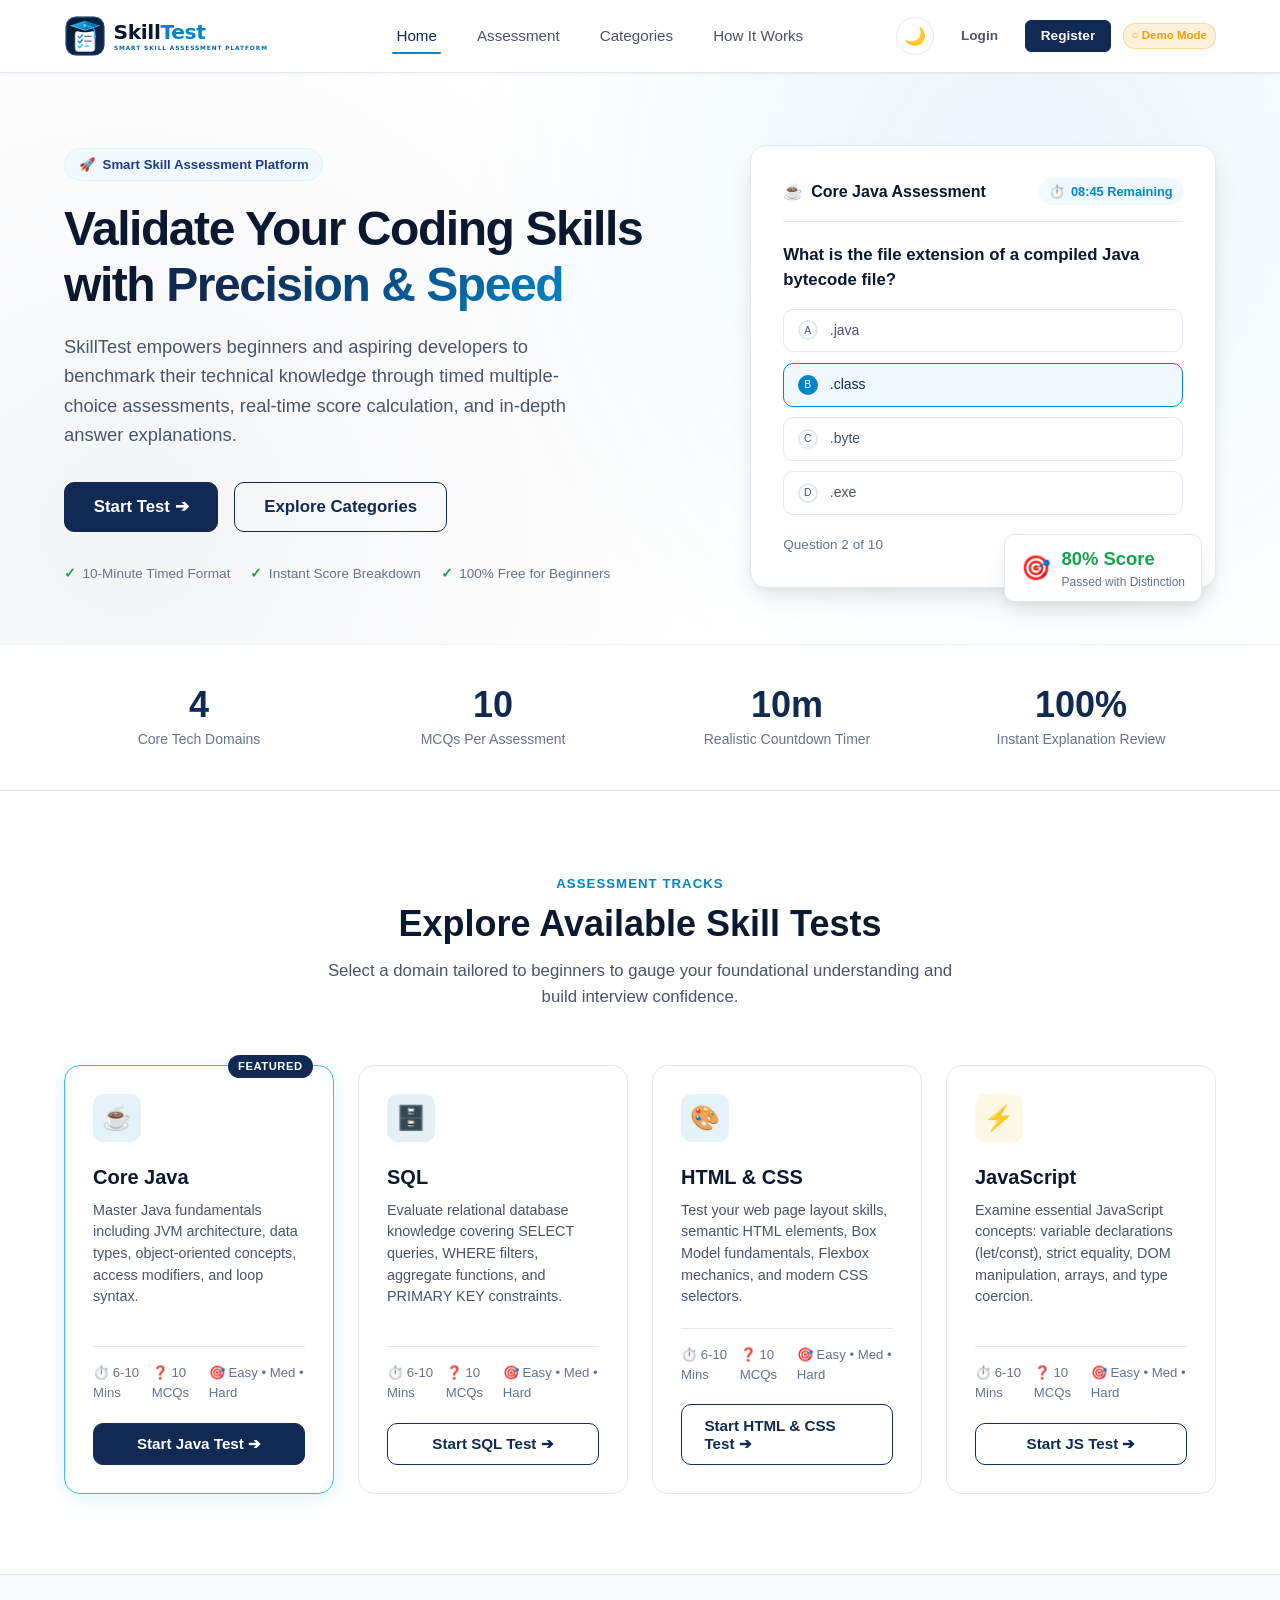
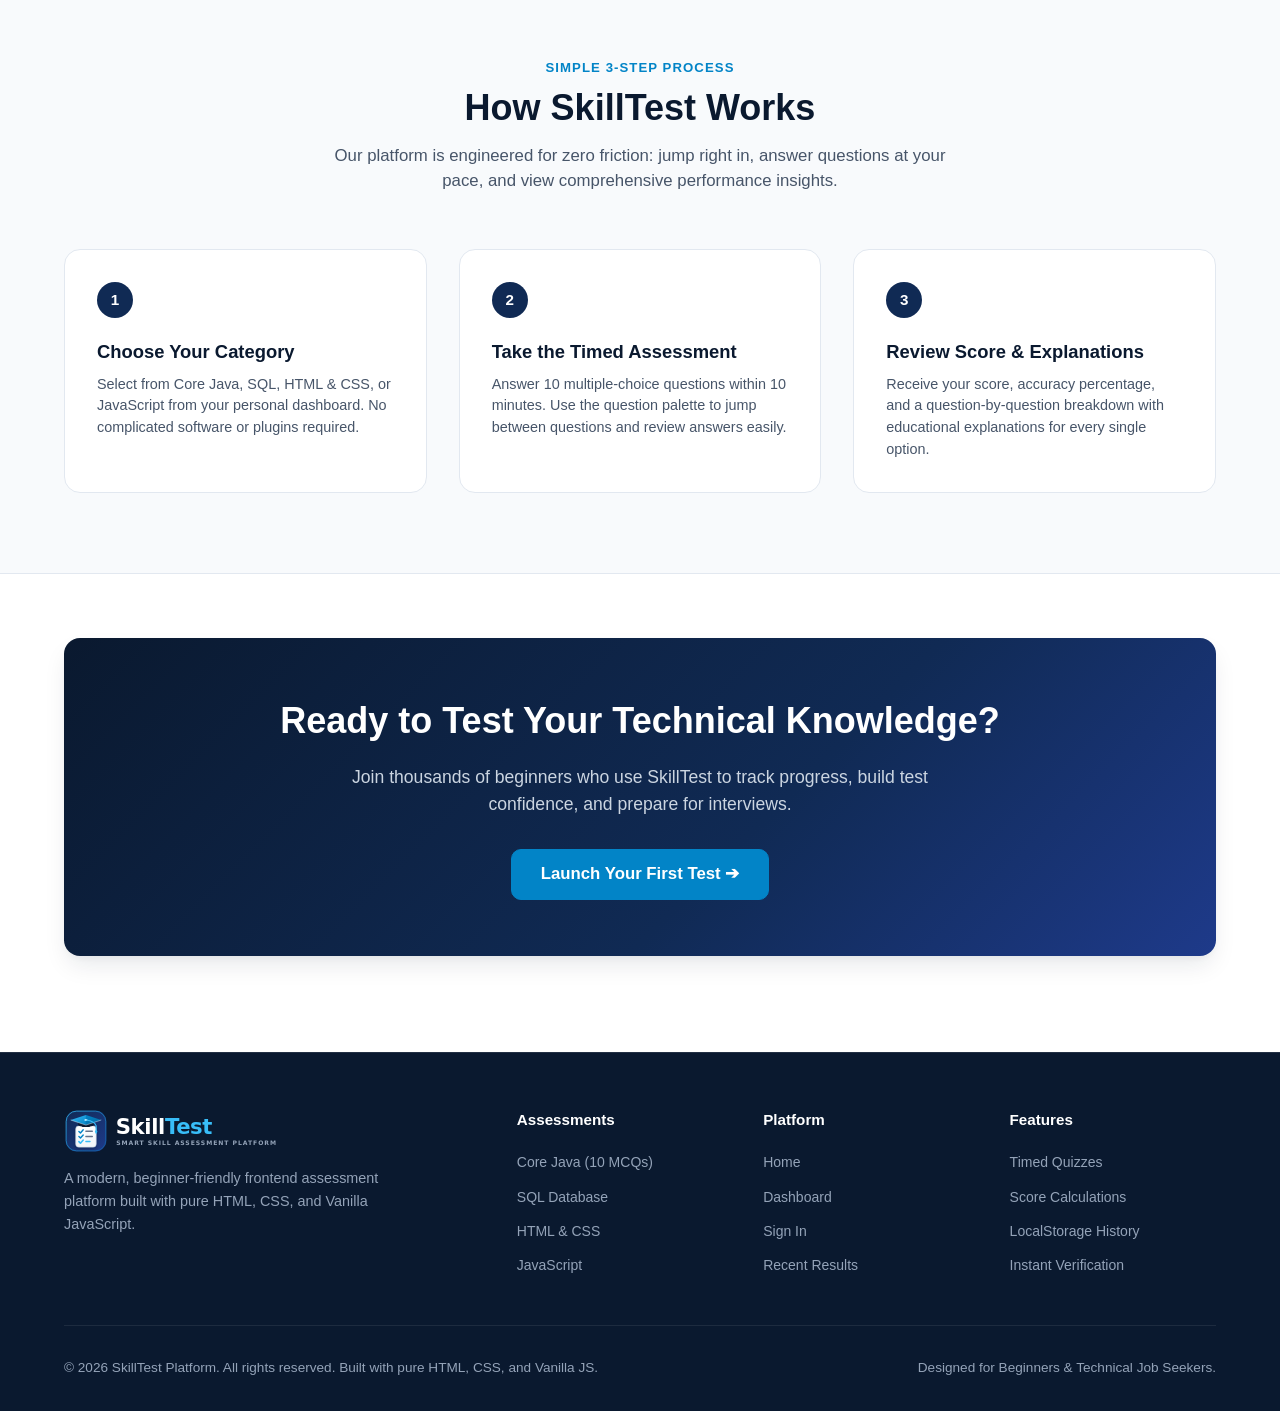
<file: index.html>
<!DOCTYPE html>
<html lang="en">

<head>
    <meta charset="UTF-8">
    <meta name="viewport" content="width=device-width, initial-scale=1.0">
    <title>SkillTest | Smart Skill Assessment Platform</title>
    <meta name="description"
        content="Validate your coding expertise in Core Java, SQL, HTML, CSS, and JavaScript with instant feedback and timed assessments.">
    <!-- Favicon -->
    <link rel="icon" type="image/svg+xml" href="assets/images/favicon.svg">
    <!-- Stylesheets -->
    <link rel="stylesheet" href="css/style.css">
    <link rel="stylesheet" href="css/home.css">
</head>

<body>

    <!-- Header Navigation -->
    <header class="site-header">
        <div class="container header-inner">
            <a href="index.html" class="brand-logo" aria-label="SkillTest Home">
                <img src="assets/images/logo.svg" alt="SkillTest – Smart Skill Assessment Platform"
                    class="brand-logo-img">
            </a>

            <nav class="header-nav">
                <ul class="nav-menu">
                    <li><a href="index.html" class="nav-link active">Home</a></li>
                    <li><a href="pages/dashboard.html" class="nav-link">Assessment</a></li>
                    <li><a href="#categories" class="nav-link">Categories</a></li>
                    <li><a href="#how-it-works" class="nav-link">How It Works</a></li>
                </ul>
            </nav>

            <div class="nav-actions" id="nav-auth-actions">
                <a href="pages/login.html" class="btn btn-ghost btn-sm">Login</a>
                <a href="pages/login.html" class="btn btn-primary btn-sm">Register</a>
            </div>

            <!-- Mobile Hamburger Button -->
            <button class="hamburger-btn" id="hamburger-btn" aria-label="Toggle navigation menu">
                <span class="hamburger-line"></span>
                <span class="hamburger-line"></span>
                <span class="hamburger-line"></span>
            </button>
        </div>

        <!-- Mobile Drawer -->
        <div class="mobile-menu" id="mobile-menu">
            <ul class="mobile-nav-links">
                <li><a href="index.html">Home</a></li>
                <li><a href="pages/dashboard.html">Assessment</a></li>
                <li><a href="#categories">Categories</a></li>
                <li><a href="#how-it-works">How It Works</a></li>
            </ul>
            <div id="mobile-nav-auth-actions">
                <a href="pages/login.html" class="btn btn-outline btn-block">Login</a>
                <a href="pages/login.html" class="btn btn-primary btn-block mt-2">Register</a>
            </div>
        </div>
    </header>

    <!-- Main Content Area -->
    <main class="main-content">
        <!-- Hero Section -->
        <section class="hero-section">
            <div class="container hero-grid">
                <div class="hero-content">
                    <div class="hero-tag">
                        <span class="hero-tag-icon">🚀</span>
                        <span>Smart Skill Assessment Platform</span>
                    </div>
                    <h1 class="hero-title">
                        Validate Your Coding Skills with <span class="hero-title-gradient">Precision & Speed</span>
                    </h1>
                    <p class="hero-desc">
                        SkillTest empowers beginners and aspiring developers to benchmark their technical knowledge
                        through timed multiple-choice assessments, real-time score calculation, and in-depth answer
                        explanations.
                    </p>
                    <div class="hero-cta-group">
                        <a href="pages/dashboard.html" class="btn btn-primary btn-lg" id="hero-start-btn">
                            Start Test ➔
                        </a>
                        <a href="#categories" class="btn btn-outline btn-lg">
                            Explore Categories
                        </a>
                    </div>
                    <div class="hero-feature-pills">
                        <div class="hero-pill-item">
                            <span class="hero-pill-check">✓</span> 10-Minute Timed Format
                        </div>
                        <div class="hero-pill-item">
                            <span class="hero-pill-check">✓</span> Instant Score Breakdown
                        </div>
                        <div class="hero-pill-item">
                            <span class="hero-pill-check">✓</span> 100% Free for Beginners
                        </div>
                    </div>
                </div>

                <!-- Hero Interactive Visual Preview -->
                <div class="hero-visual">
                    <div class="hero-card-preview">
                        <div class="preview-header">
                            <div class="preview-badge-category">
                                <span>☕</span> Core Java Assessment
                            </div>
                            <div class="preview-timer-pill">
                                <span>⏱️</span> 08:45 Remaining
                            </div>
                        </div>
                        <h3 class="preview-question-title">
                            What is the file extension of a compiled Java bytecode file?
                        </h3>
                        <div class="preview-options-list">
                            <div class="preview-option-row">
                                <span class="preview-opt-circle">A</span> .java
                            </div>
                            <div class="preview-option-row active">
                                <span class="preview-opt-circle">B</span> .class
                            </div>
                            <div class="preview-option-row">
                                <span class="preview-opt-circle">C</span> .byte
                            </div>
                            <div class="preview-option-row">
                                <span class="preview-opt-circle">D</span> .exe
                            </div>
                        </div>
                        <div
                            style="display: flex; justify-content: space-between; align-items: center; font-size: 0.85rem; color: #64748b;">
                            <span>Question 2 of 10</span>
                            <span style="color: #0284c7; font-weight: 600;">Answered: 2 / 10</span>
                        </div>
                    </div>

                    <div class="preview-card-floating-badge">
                        <div style="font-size: 1.5rem;">🎯</div>
                        <div>
                            <div class="preview-badge-score">80% Score</div>
                            <div class="preview-badge-sub">Passed with Distinction</div>
                        </div>
                    </div>
                </div>
            </div>
        </section>

        <!-- Stats Bar -->
        <section class="stats-banner">
            <div class="container stats-grid">
                <div class="stat-item">
                    <div class="stat-item-number">4</div>
                    <div class="stat-item-label">Core Tech Domains</div>
                </div>
                <div class="stat-item">
                    <div class="stat-item-number">10</div>
                    <div class="stat-item-label">MCQs Per Assessment</div>
                </div>
                <div class="stat-item">
                    <div class="stat-item-number">10m</div>
                    <div class="stat-item-label">Realistic Countdown Timer</div>
                </div>
                <div class="stat-item">
                    <div class="stat-item-number">100%</div>
                    <div class="stat-item-label">Instant Explanation Review</div>
                </div>
            </div>
        </section>

        <!-- Available Categories Section -->
        <section class="section-padding" id="categories">
            <div class="container">
                <div class="section-header">
                    <span class="section-subtitle">Assessment Tracks</span>
                    <h2 class="section-title">Explore Available Skill Tests</h2>
                    <p class="section-desc">
                        Select a domain tailored to beginners to gauge your foundational understanding and build
                        interview confidence.
                    </p>
                </div>

                <div class="categories-grid">
                    <!-- Core Java Card (Featured) -->
                    <div class="category-card featured">
                        <span class="featured-pill">Featured</span>
                        <div class="category-icon-wrapper" style="background: rgba(2, 132, 199, 0.1);">
                            ☕
                        </div>
                        <h3 class="category-name">Core Java</h3>
                        <p class="category-summary">
                            Master Java fundamentals including JVM architecture, data types, object-oriented concepts,
                            access modifiers, and loop syntax.
                        </p>
                        <div class="category-meta-row">
                            <span>⏱️ 6-10 Mins</span>
                            <span>❓ 10 MCQs</span>
                            <span>🎯 Easy • Med • Hard</span>
                        </div>
                        <a href="pages/test.html?category=java" class="btn btn-primary btn-block">
                            Start Java Test ➔
                        </a>
                    </div>

                    <!-- SQL Card -->
                    <div class="category-card">
                        <div class="category-icon-wrapper" style="background: rgba(3, 105, 161, 0.1);">
                            🗄️
                        </div>
                        <h3 class="category-name">SQL</h3>
                        <p class="category-summary">
                            Evaluate relational database knowledge covering SELECT queries, WHERE filters, aggregate
                            functions, and PRIMARY KEY constraints.
                        </p>
                        <div class="category-meta-row">
                            <span>⏱️ 6-10 Mins</span>
                            <span>❓ 10 MCQs</span>
                            <span>🎯 Easy • Med • Hard</span>
                        </div>
                        <a href="pages/test.html?category=sql" class="btn btn-outline btn-block">
                            Start SQL Test ➔
                        </a>
                    </div>

                    <!-- HTML & CSS Card -->
                    <div class="category-card">
                        <div class="category-icon-wrapper" style="background: rgba(2, 132, 199, 0.1);">
                            🎨
                        </div>
                        <h3 class="category-name">HTML & CSS</h3>
                        <p class="category-summary">
                            Test your web page layout skills, semantic HTML elements, Box Model fundamentals, Flexbox
                            mechanics, and modern CSS selectors.
                        </p>
                        <div class="category-meta-row">
                            <span>⏱️ 6-10 Mins</span>
                            <span>❓ 10 MCQs</span>
                            <span>🎯 Easy • Med • Hard</span>
                        </div>
                        <a href="pages/test.html?category=html_css" class="btn btn-outline btn-block">
                            Start HTML & CSS Test ➔
                        </a>
                    </div>

                    <!-- JavaScript Card -->
                    <div class="category-card">
                        <div class="category-icon-wrapper" style="background: rgba(234, 179, 8, 0.1);">
                            ⚡
                        </div>
                        <h3 class="category-name">JavaScript</h3>
                        <p class="category-summary">
                            Examine essential JavaScript concepts: variable declarations (let/const), strict equality,
                            DOM manipulation, arrays, and type coercion.
                        </p>
                        <div class="category-meta-row">
                            <span>⏱️ 6-10 Mins</span>
                            <span>❓ 10 MCQs</span>
                            <span>🎯 Easy • Med • Hard</span>
                        </div>
                        <a href="pages/test.html?category=javascript" class="btn btn-outline btn-block">
                            Start JS Test ➔
                        </a>
                    </div>
                </div>
            </div>
        </section>

        <!-- How It Works Section -->
        <section class="section-padding how-it-works-bg" id="how-it-works">
            <div class="container">
                <div class="section-header">
                    <span class="section-subtitle">Simple 3-Step Process</span>
                    <h2 class="section-title">How SkillTest Works</h2>
                    <p class="section-desc">
                        Our platform is engineered for zero friction: jump right in, answer questions at your pace, and
                        view comprehensive performance insights.
                    </p>
                </div>

                <div class="steps-grid">
                    <div class="step-card">
                        <div class="step-number">1</div>
                        <h3 class="step-title">Choose Your Category</h3>
                        <p class="step-desc">
                            Select from Core Java, SQL, HTML & CSS, or JavaScript from your personal dashboard. No
                            complicated software or plugins required.
                        </p>
                    </div>

                    <div class="step-card">
                        <div class="step-number">2</div>
                        <h3 class="step-title">Take the Timed Assessment</h3>
                        <p class="step-desc">
                            Answer 10 multiple-choice questions within 10 minutes. Use the question palette to jump
                            between questions and review answers easily.
                        </p>
                    </div>

                    <div class="step-card">
                        <div class="step-number">3</div>
                        <h3 class="step-title">Review Score & Explanations</h3>
                        <p class="step-desc">
                            Receive your score, accuracy percentage, and a question-by-question breakdown with
                            educational explanations for every single option.
                        </p>
                    </div>
                </div>
            </div>
        </section>

        <!-- CTA Callout Banner -->
        <div class="container">
            <div class="cta-banner">
                <h2>Ready to Test Your Technical Knowledge?</h2>
                <p>
                    Join thousands of beginners who use SkillTest to track progress, build test confidence, and prepare
                    for interviews.
                </p>
                <a href="pages/dashboard.html" class="btn btn-accent btn-lg">
                    Launch Your First Test ➔
                </a>
            </div>
        </div>
    </main>

    <!-- Footer -->
    <footer class="site-footer">
        <div class="container">
            <div class="footer-top">
                <div class="footer-brand">
                    <a href="index.html" class="brand-logo" aria-label="SkillTest Home">
                        <img src="assets/images/logo-white.svg" alt="SkillTest – Smart Skill Assessment Platform"
                            class="brand-logo-footer">
                    </a>
                    <p class="footer-desc">
                        A modern, beginner-friendly frontend assessment platform built with pure HTML, CSS, and Vanilla
                        JavaScript.
                    </p>
                </div>

                <div class="footer-col">
                    <h4>Assessments</h4>
                    <ul class="footer-links">
                        <li><a href="pages/test.html?category=java">Core Java (10 MCQs)</a></li>
                        <li><a href="pages/test.html?category=sql">SQL Database</a></li>
                        <li><a href="pages/test.html?category=html_css">HTML & CSS</a></li>
                        <li><a href="pages/test.html?category=javascript">JavaScript</a></li>
                    </ul>
                </div>

                <div class="footer-col">
                    <h4>Platform</h4>
                    <ul class="footer-links">
                        <li><a href="index.html">Home</a></li>
                        <li><a href="pages/dashboard.html">Dashboard</a></li>
                        <li><a href="pages/login.html">Sign In</a></li>
                        <li><a href="pages/result.html">Recent Results</a></li>
                    </ul>
                </div>

                <div class="footer-col">
                    <h4>Features</h4>
                    <ul class="footer-links">
                        <li><a href="#how-it-works">Timed Quizzes</a></li>
                        <li><a href="#categories">Score Calculations</a></li>
                        <li><a href="pages/dashboard.html">LocalStorage History</a></li>
                        <li><a href="pages/dashboard.html">Instant Verification</a></li>
                    </ul>
                </div>
            </div>

            <div class="footer-bottom">
                <div>&copy; 2026 SkillTest Platform. All rights reserved. Built with pure HTML, CSS, and Vanilla JS.
                </div>
                <div>Designed for Beginners & Technical Job Seekers.</div>
            </div>
        </div>
    </footer>

    <!-- Global App Scripts -->
    <script src="js/storage.js"></script>
    <script src="js/api.js"></script>
    <script src="js/app.js"></script>
</body>

</html>
</file>
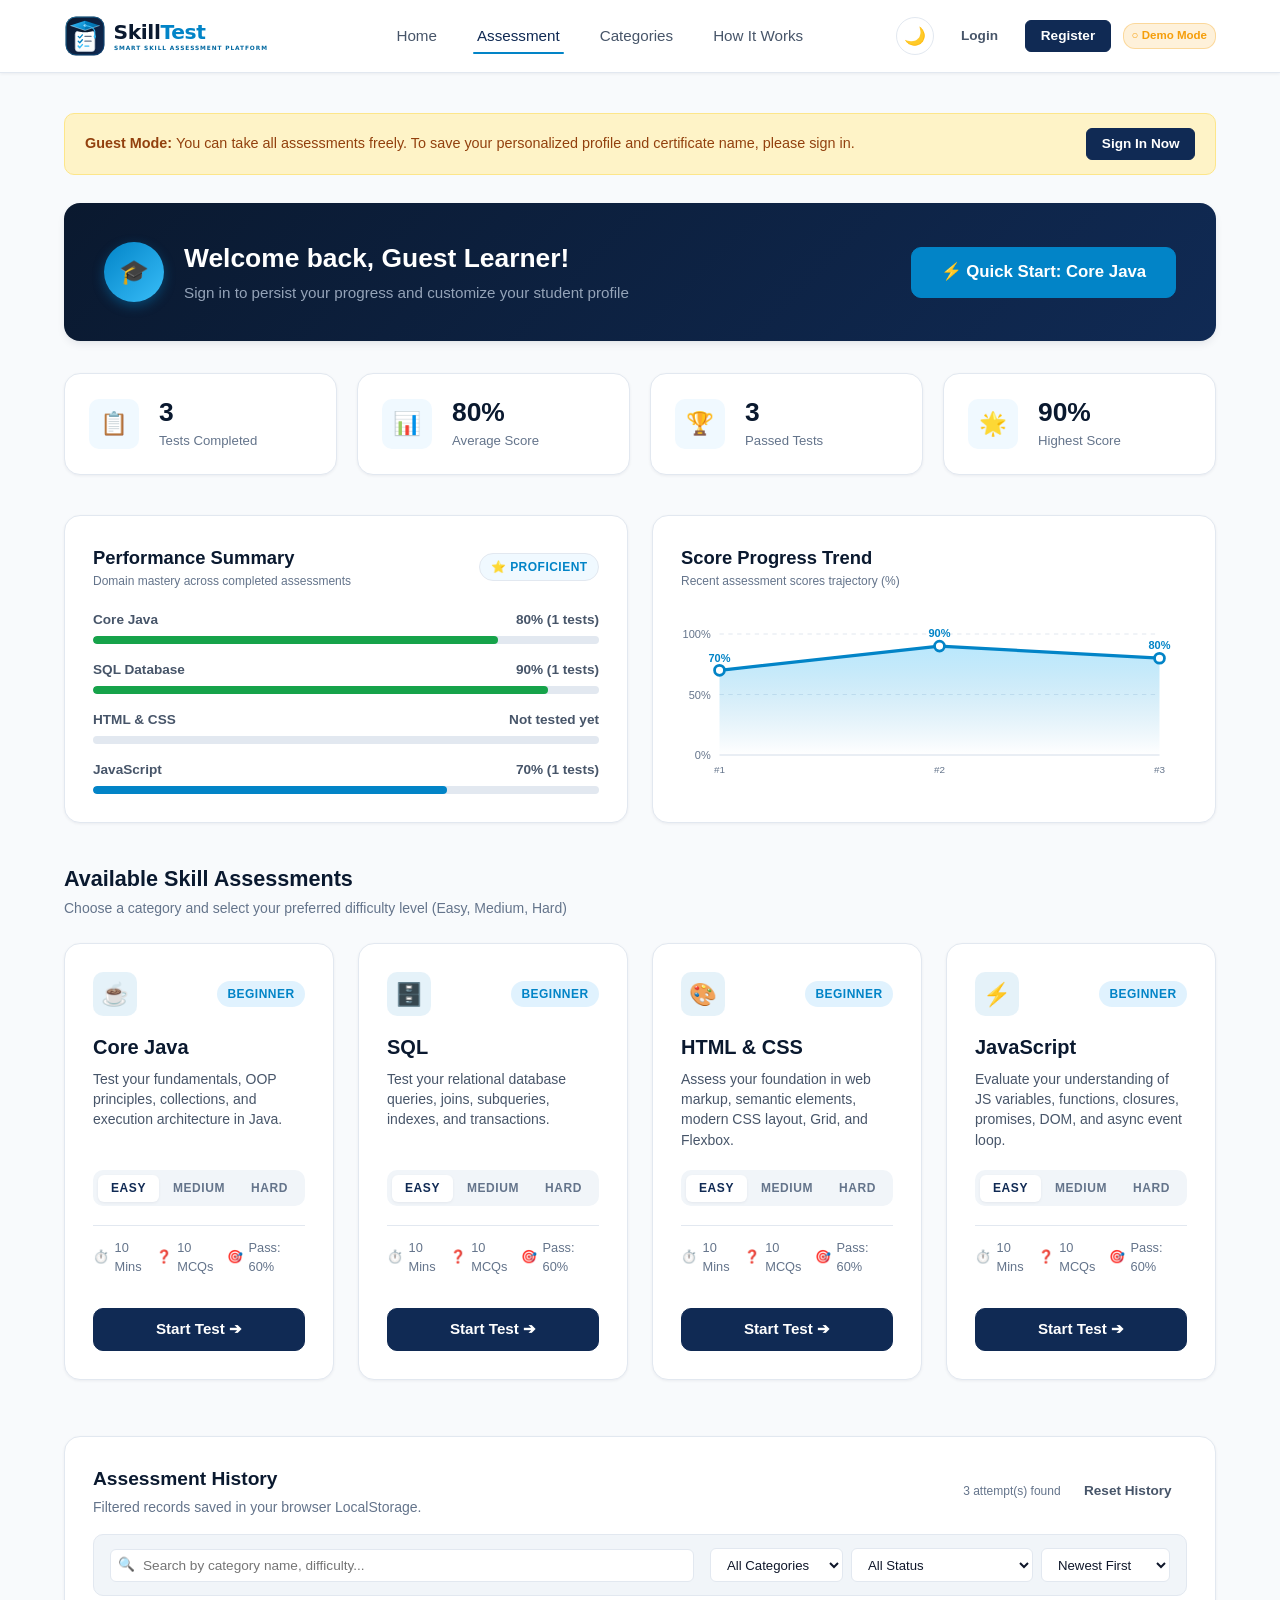
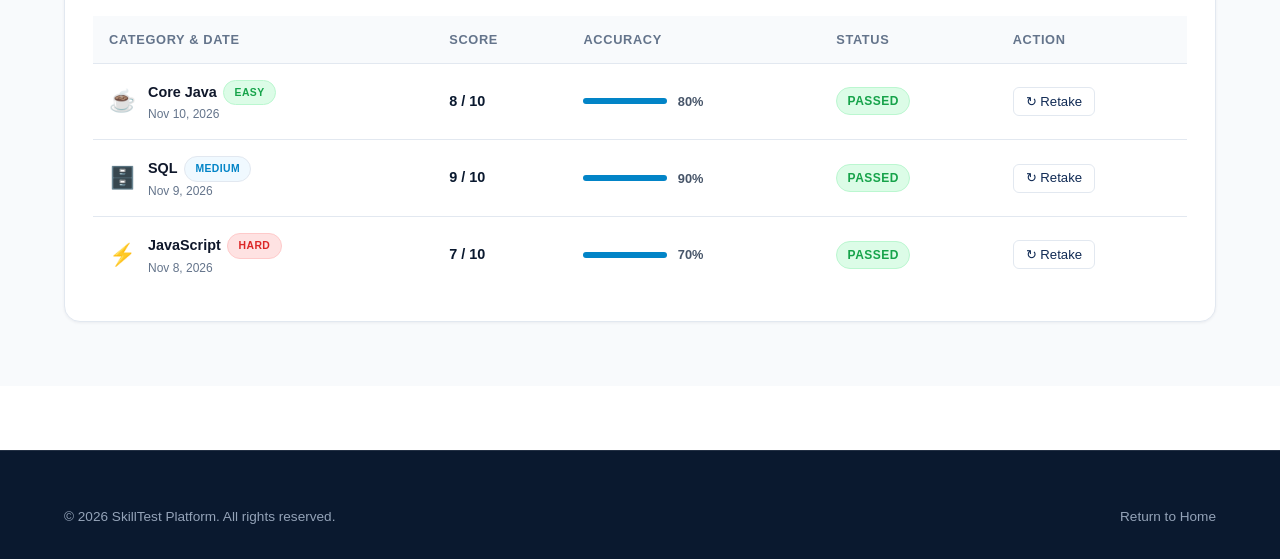
<file: pages/dashboard.html>
<!DOCTYPE html>
<html lang="en">
<head>
    <meta charset="UTF-8">
    <meta name="viewport" content="width=device-width, initial-scale=1.0">
    <title>SkillTest | Smart Skill Assessment Platform</title>
    <meta name="description" content="Access available skill tests in Core Java, SQL, HTML, CSS, and JavaScript. Monitor your assessment performance and review past scores.">
    <!-- Favicon -->
    <link rel="icon" type="image/svg+xml" href="../assets/images/favicon.svg">
    <!-- Stylesheets -->
    <link rel="stylesheet" href="../css/style.css">
    <link rel="stylesheet" href="../css/dashboard.css">
</head>
<body>

    <!-- Header Navigation -->
    <header class="site-header">
        <div class="container header-inner">
            <a href="../index.html" class="brand-logo" aria-label="SkillTest Home">
                <img src="../assets/images/logo.svg" alt="SkillTest – Smart Skill Assessment Platform" class="brand-logo-img">
            </a>

            <nav class="header-nav">
                <ul class="nav-menu">
                    <li><a href="../index.html" class="nav-link">Home</a></li>
                    <li><a href="dashboard.html" class="nav-link active">Assessment</a></li>
                    <li><a href="../index.html#categories" class="nav-link">Categories</a></li>
                    <li><a href="../index.html#how-it-works" class="nav-link">How It Works</a></li>
                </ul>
            </nav>

            <div class="nav-actions" id="nav-auth-actions">
                <!-- Dynamically populated by app.js -->
                <a href="login.html" class="btn btn-ghost btn-sm">Login</a>
                <a href="login.html" class="btn btn-primary btn-sm">Register</a>
            </div>

            <button class="hamburger-btn" id="hamburger-btn" aria-label="Toggle navigation menu">
                <span class="hamburger-line"></span>
                <span class="hamburger-line"></span>
                <span class="hamburger-line"></span>
            </button>
        </div>

        <div class="mobile-menu" id="mobile-menu">
            <ul class="mobile-nav-links">
                <li><a href="../index.html">Home</a></li>
                <li><a href="dashboard.html">Assessments</a></li>
                <li><a href="../index.html#categories">Categories</a></li>
            </ul>
            <div id="mobile-nav-auth-actions">
                <a href="login.html" class="btn btn-primary btn-block">Sign In</a>
            </div>
        </div>
    </header>

    <!-- Main Content Area -->
    <main class="main-content dashboard-page">
        <div class="container">
            <!-- Guest Notice Banner (shown if not logged in) -->
            <div id="guest-banner" class="guest-banner" style="display: none;">
                <div>
                    <strong>Guest Mode:</strong> You can take all assessments freely. To save your personalized profile and certificate name, please sign in.
                </div>
                <a href="login.html" class="btn btn-primary btn-sm">Sign In Now</a>
            </div>

            <!-- Welcome Banner -->
            <div class="welcome-banner">
                <div class="welcome-info">
                    <div class="welcome-avatar-large">
                        <span>🎓</span>
                    </div>
                    <div>
                        <h1 class="welcome-title">Welcome back, <span id="dashboard-user-name">Student</span>!</h1>
                        <p class="welcome-subtitle" id="dashboard-user-email">Choose an assessment track below to validate your coding proficiency.</p>
                    </div>
                </div>
                <div>
                    <a href="test.html?category=java" class="btn btn-accent btn-lg">
                        ⚡ Quick Start: Core Java
                    </a>
                </div>
            </div>

            <!-- Stats Overview Cards -->
            <div class="stats-overview-grid">
                <div class="dashboard-stat-card">
                    <div class="stat-icon-box">📋</div>
                    <div>
                        <div class="stat-value" id="stat-total-tests">0</div>
                        <div class="stat-title">Tests Completed</div>
                    </div>
                </div>

                <div class="dashboard-stat-card">
                    <div class="stat-icon-box">📊</div>
                    <div>
                        <div class="stat-value" id="stat-avg-score">0%</div>
                        <div class="stat-title">Average Score</div>
                    </div>
                </div>

                <div class="dashboard-stat-card">
                    <div class="stat-icon-box">🏆</div>
                    <div>
                        <div class="stat-value" id="stat-passed-tests">0</div>
                        <div class="stat-title">Passed Tests</div>
                    </div>
                </div>

                <div class="dashboard-stat-card">
                    <div class="stat-icon-box">🌟</div>
                    <div>
                        <div class="stat-value" id="stat-top-score">0%</div>
                        <div class="stat-title">Highest Score</div>
                    </div>
                </div>
            </div>

            <!-- Student Performance Summary & Simple Progress Chart -->
            <div class="performance-grid">
                <!-- Summary Card -->
                <div class="performance-card">
                    <div class="performance-card-header">
                        <div>
                            <h3 class="performance-card-title">Performance Summary</h3>
                            <div class="text-xs text-muted">Domain mastery across completed assessments</div>
                        </div>
                        <span id="student-mastery-badge" class="badge badge-difficulty">Beginner</span>
                    </div>
                    <div class="cat-progress-list" id="category-performance-list">
                        <!-- Populated dynamically by dashboard.js -->
                    </div>
                </div>

                <!-- Progress Chart Card -->
                <div class="performance-card">
                    <div class="performance-card-header">
                        <div>
                            <h3 class="performance-card-title">Score Progress Trend</h3>
                            <div class="text-xs text-muted">Recent assessment scores trajectory (%)</div>
                        </div>
                    </div>
                    <div class="chart-container" id="progress-chart-wrapper">
                        <!-- Populated dynamically by dashboard.js -->
                    </div>
                </div>
            </div>

            <!-- Available Tests Section -->
            <div class="dashboard-section-header">
                <div>
                    <h2 class="dashboard-section-title">Available Skill Assessments</h2>
                    <p class="dashboard-section-sub">Choose a category and select your preferred difficulty level (Easy, Medium, Hard)</p>
                </div>
            </div>

            <div class="tests-cards-grid" id="tests-grid">
                <!-- Dynamically rendered by dashboard.js from questions.js -->
            </div>

            <!-- Test History Section -->
            <div class="history-card">
                <div class="dashboard-section-header" style="margin-bottom: 1rem;">
                    <div>
                        <h3 class="dashboard-section-title" style="font-size: 1.2rem;">Assessment History</h3>
                        <p class="dashboard-section-sub">Filtered records saved in your browser LocalStorage.</p>
                    </div>
                    <div style="display: flex; gap: 0.5rem; align-items: center;">
                        <span id="history-results-count" class="text-xs text-muted"></span>
                        <button id="clear-history-btn" class="btn btn-ghost btn-sm" title="Clear past history from LocalStorage">
                            Reset History
                        </button>
                    </div>
                </div>

                <!-- History Search & Filter Bar -->
                <div class="history-controls-bar">
                    <div class="history-search-wrap">
                        <span class="history-search-icon">🔍</span>
                        <input type="text" id="history-search-input" class="history-search-input" placeholder="Search by category name, difficulty...">
                    </div>
                    <div class="history-filter-group">
                        <select id="history-category-select" class="history-select" aria-label="Filter by category">
                            <option value="all">All Categories</option>
                            <option value="java">Core Java</option>
                            <option value="sql">SQL Database</option>
                            <option value="html_css">HTML &amp; CSS</option>
                            <option value="javascript">JavaScript</option>
                        </select>

                        <select id="history-status-select" class="history-select" aria-label="Filter by pass status">
                            <option value="all">All Status</option>
                            <option value="passed">Passed (>=60%)</option>
                            <option value="failed">Needs Practice (<60%)</option>
                        </select>

                        <select id="history-sort-select" class="history-select" aria-label="Sort attempts">
                            <option value="newest">Newest First</option>
                            <option value="highest">Highest Score</option>
                            <option value="lowest">Lowest Score</option>
                        </select>
                    </div>
                </div>

                <div id="history-table-container" class="table-responsive">
                    <table class="history-table">
                        <thead>
                            <tr>
                                <th>Category &amp; Date</th>
                                <th>Score</th>
                                <th>Accuracy</th>
                                <th>Status</th>
                                <th>Action</th>
                            </tr>
                        </thead>
                        <tbody id="history-table-body">
                            <!-- Populated dynamically by dashboard.js -->
                        </tbody>
                    </table>
                </div>

                <!-- Empty State -->
                <div id="history-empty-state" class="empty-state" style="display: none;">
                    <div class="empty-state-icon">📝</div>
                    <h4 class="empty-state-title">No Assessments Taken Yet</h4>
                    <p class="empty-state-desc">You have not completed any skill tests yet. Pick any category above to start your first assessment!</p>
                    <a href="test.html?category=java" class="btn btn-primary btn-sm">Start Core Java Test</a>
                </div>
            </div>
        </div>
    </main>

    <!-- Footer -->
    <footer class="site-footer">
        <div class="container">
            <div class="footer-bottom" style="padding-top: 0; border-top: none;">
                <div>&copy; 2026 SkillTest Platform. All rights reserved.</div>
                <div><a href="../index.html" style="color: #94a3b8; text-decoration: none;">Return to Home</a></div>
            </div>
        </div>
    </footer>

    <!-- Scripts -->
    <script src="../js/questions.js"></script>
    <script src="../js/storage.js"></script>
    <script src="../js/api.js"></script>
    <script src="../js/app.js"></script>
    <script src="../js/dashboard.js"></script>
</body>
</html>
</file>
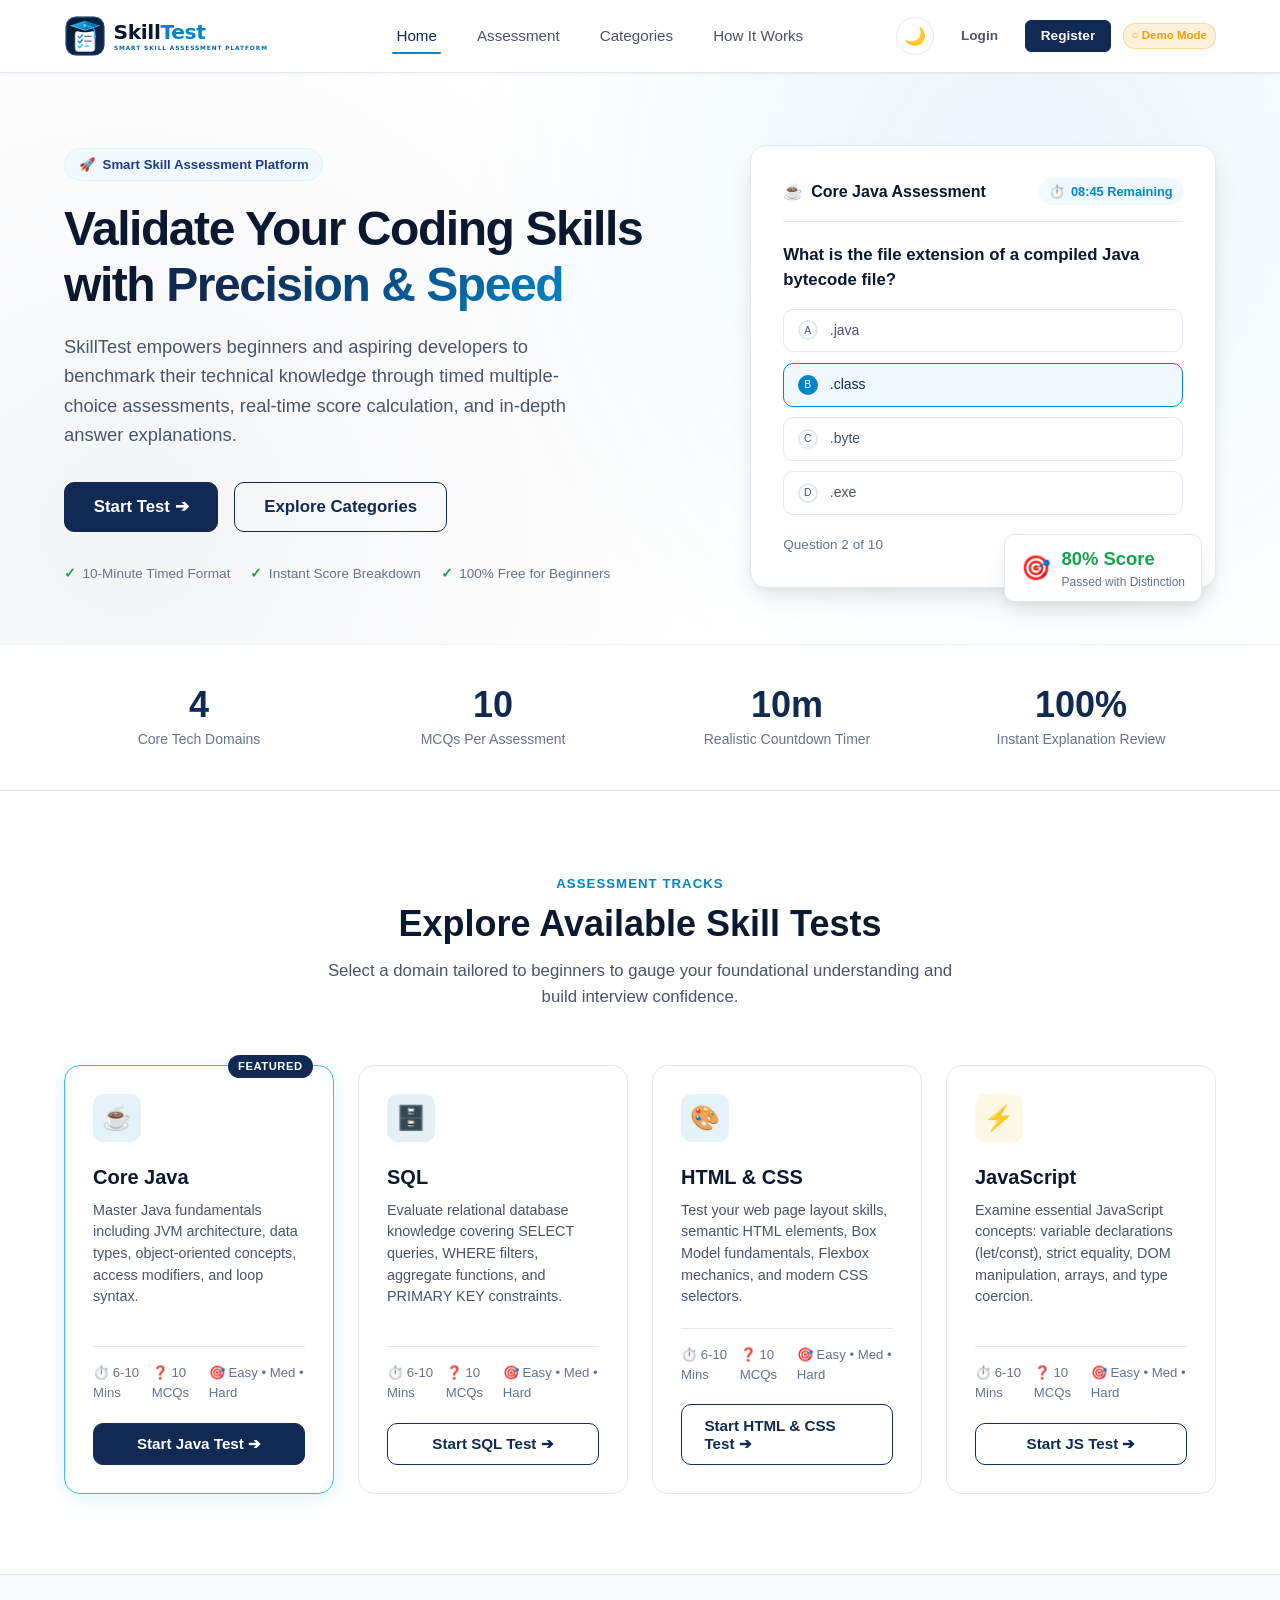
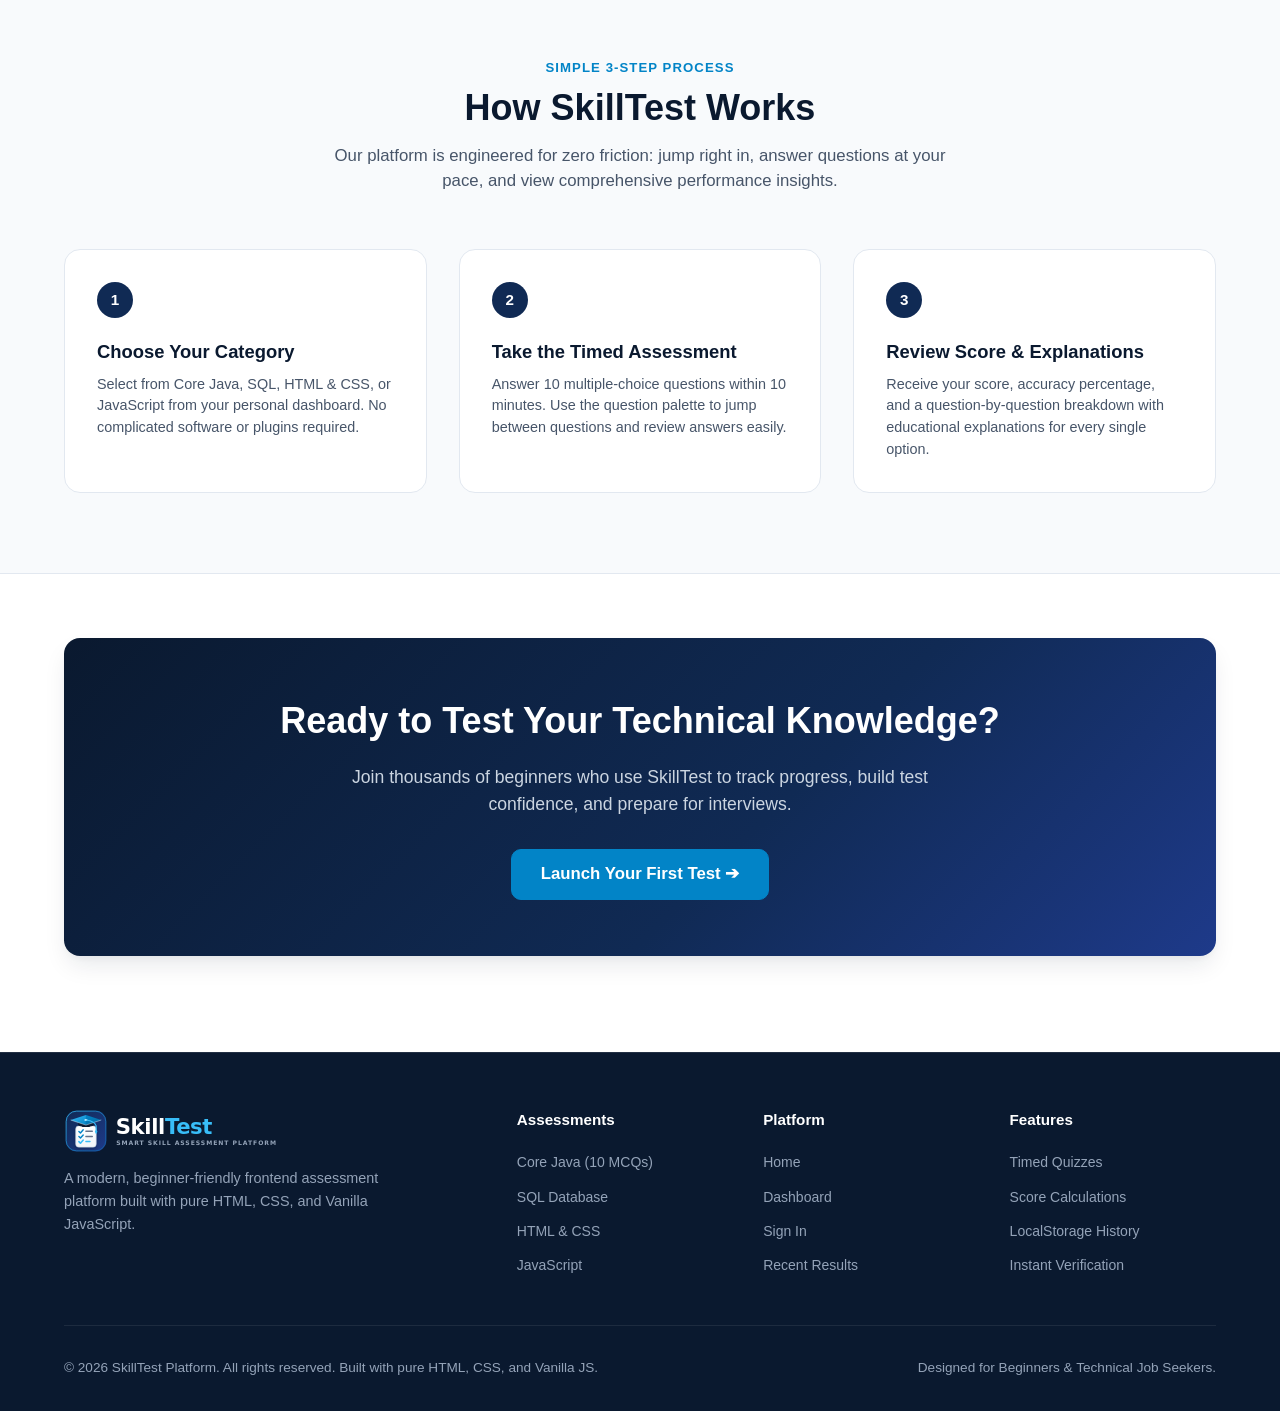
<file: pages/home.html>
<!DOCTYPE html>
<html lang="en">
<head>
    <meta charset="UTF-8">
    <meta http-equiv="refresh" content="0; url=../index.html">
    <title>SkillTest | Smart Skill Assessment Platform</title>
    <link rel="icon" type="image/svg+xml" href="../assets/images/favicon.svg">
    <script>
        window.location.href = "../index.html";
    </script>
</head>
<body>
    <p>Redirecting to <a href="../index.html">SkillTest Home</a>...</p>
</body>
</html>
</file>
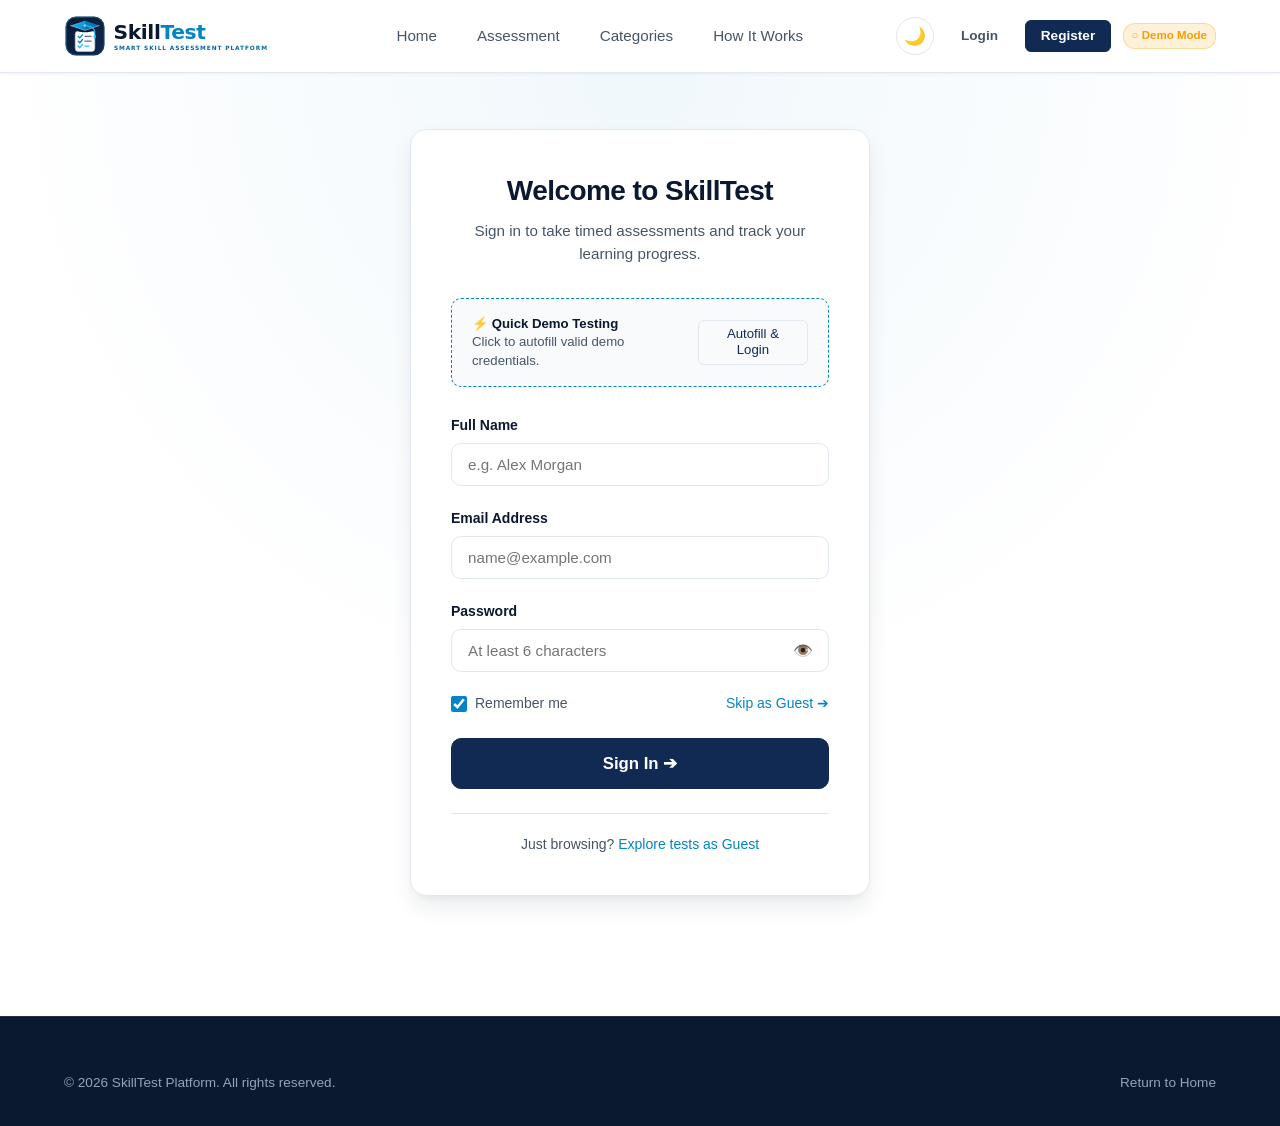
<file: pages/login.html>
<!DOCTYPE html>
<html lang="en">
<head>
    <meta charset="UTF-8">
    <meta name="viewport" content="width=device-width, initial-scale=1.0">
    <title>SkillTest | Smart Skill Assessment Platform</title>
    <meta name="description" content="Sign in to your SkillTest account to track your assessment scores, review answers, and unlock skill badges.">
    <!-- Favicon -->
    <link rel="icon" type="image/svg+xml" href="../assets/images/favicon.svg">
    <!-- Stylesheets -->
    <link rel="stylesheet" href="../css/style.css">
    <link rel="stylesheet" href="../css/auth.css">
</head>
<body>

    <!-- Header Navigation -->
    <header class="site-header">
        <div class="container header-inner">
            <a href="../index.html" class="brand-logo" aria-label="SkillTest Home">
                <img src="../assets/images/logo.svg" alt="SkillTest – Smart Skill Assessment Platform" class="brand-logo-img">
            </a>

            <nav class="header-nav">
                <ul class="nav-menu">
                    <li><a href="../index.html" class="nav-link">Home</a></li>
                    <li><a href="dashboard.html" class="nav-link">Assessment</a></li>
                    <li><a href="../index.html#categories" class="nav-link">Categories</a></li>
                    <li><a href="../index.html#how-it-works" class="nav-link">How It Works</a></li>
                </ul>
            </nav>

            <div class="nav-actions" id="nav-auth-actions">
                <a href="login.html" class="btn btn-ghost btn-sm">Login</a>
                <a href="login.html" class="btn btn-primary btn-sm">Register</a>
            </div>

            <button class="hamburger-btn" id="hamburger-btn" aria-label="Toggle navigation menu">
                <span class="hamburger-line"></span>
                <span class="hamburger-line"></span>
                <span class="hamburger-line"></span>
            </button>
        </div>

        <div class="mobile-menu" id="mobile-menu">
            <ul class="mobile-nav-links">
                <li><a href="../index.html">Home</a></li>
                <li><a href="dashboard.html">Assessments</a></li>
                <li><a href="login.html">Sign In</a></li>
            </ul>
            <div id="mobile-nav-auth-actions">
                <a href="login.html" class="btn btn-primary btn-block">Sign In</a>
            </div>
        </div>
    </header>

    <!-- Main Content Area -->
    <main class="main-content">
        <div class="auth-wrapper">
            <div class="auth-card">
                <div class="auth-header">
                    <h1 class="auth-title">Welcome to SkillTest</h1>
                    <p class="auth-subtitle">Sign in to take timed assessments and track your learning progress.</p>
                </div>

                <!-- Existing active session banner if already logged in -->
                <div id="existing-session-notice" class="existing-session-banner">
                    <p>You are already signed in as <strong id="existing-user-name">Student</strong>.</p>
                    <a href="dashboard.html" class="btn btn-accent btn-sm btn-block">Continue to Dashboard ➔</a>
                </div>

                <!-- Quick Demo Login Box -->
                <div class="demo-login-box">
                    <div class="demo-login-text">
                        <strong>⚡ Quick Demo Testing</strong>
                        Click to autofill valid demo credentials.
                    </div>
                    <button type="button" id="quick-demo-btn" class="btn btn-outline-sm">
                        Autofill & Login
                    </button>
                </div>

                <!-- Login Form with Validation -->
                <form id="login-form" novalidate>
                    <div class="form-group">
                        <label for="fullname" class="form-label">Full Name</label>
                        <div class="input-container">
                            <input 
                                type="text" 
                                id="fullname" 
                                class="form-control" 
                                placeholder="e.g. Alex Morgan"
                                autocomplete="name"
                                required
                            >
                        </div>
                        <div class="form-error-msg" id="fullname-error"></div>
                    </div>

                    <div class="form-group">
                        <label for="email" class="form-label">Email Address</label>
                        <div class="input-container">
                            <input 
                                type="email" 
                                id="email" 
                                class="form-control" 
                                placeholder="name@example.com"
                                autocomplete="email"
                                required
                            >
                        </div>
                        <div class="form-error-msg" id="email-error"></div>
                    </div>

                    <div class="form-group">
                        <label for="password" class="form-label">Password</label>
                        <div class="input-container">
                            <input 
                                type="password" 
                                id="password" 
                                class="form-control" 
                                placeholder="At least 6 characters"
                                autocomplete="current-password"
                                required
                            >
                            <button type="button" class="input-toggle-btn" id="toggle-password" aria-label="Toggle password visibility">
                                👁️
                            </button>
                        </div>
                        <div class="form-error-msg" id="password-error"></div>
                    </div>

                    <div class="form-row-between">
                        <label class="checkbox-label">
                            <input type="checkbox" id="remember-me" class="checkbox-input" checked>
                            <span>Remember me</span>
                        </label>
                        <a href="dashboard.html" class="link-subtle">Skip as Guest ➔</a>
                    </div>

                    <button type="submit" id="submit-btn" class="btn btn-primary btn-block btn-lg">
                        Sign In ➔
                    </button>
                </form>

                <div class="auth-footer">
                    <span>Just browsing? </span>
                    <a href="dashboard.html" class="link-subtle">Explore tests as Guest</a>
                </div>
            </div>
        </div>
    </main>

    <!-- Footer -->
    <footer class="site-footer">
        <div class="container">
            <div class="footer-bottom" style="padding-top: 0; border-top: none;">
                <div>&copy; 2026 SkillTest Platform. All rights reserved.</div>
                <div><a href="../index.html" style="color: #94a3b8; text-decoration: none;">Return to Home</a></div>
            </div>
        </div>
    </footer>

    <!-- Scripts -->
    <script src="../js/storage.js"></script>
    <script src="../js/api.js"></script>
    <script src="../js/app.js"></script>
    <script src="../js/auth.js"></script>
</body>
</html>
</file>
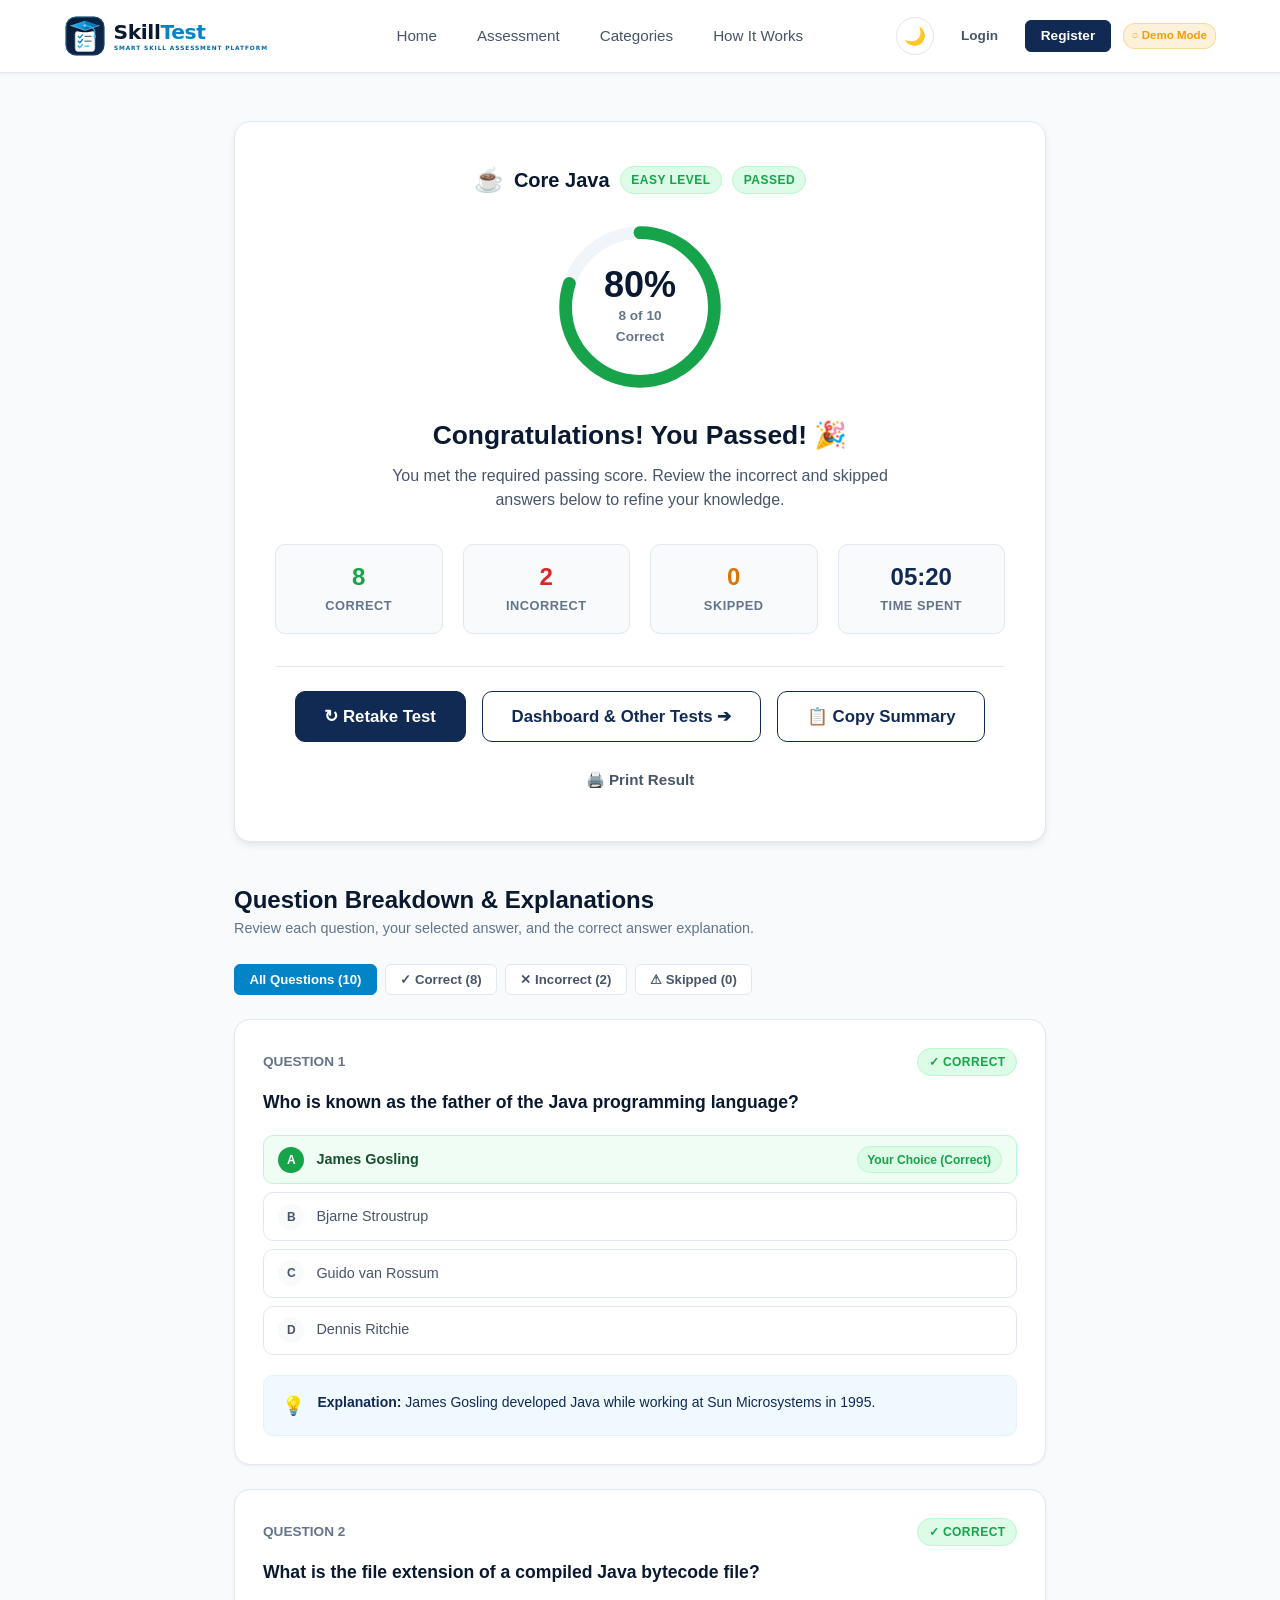
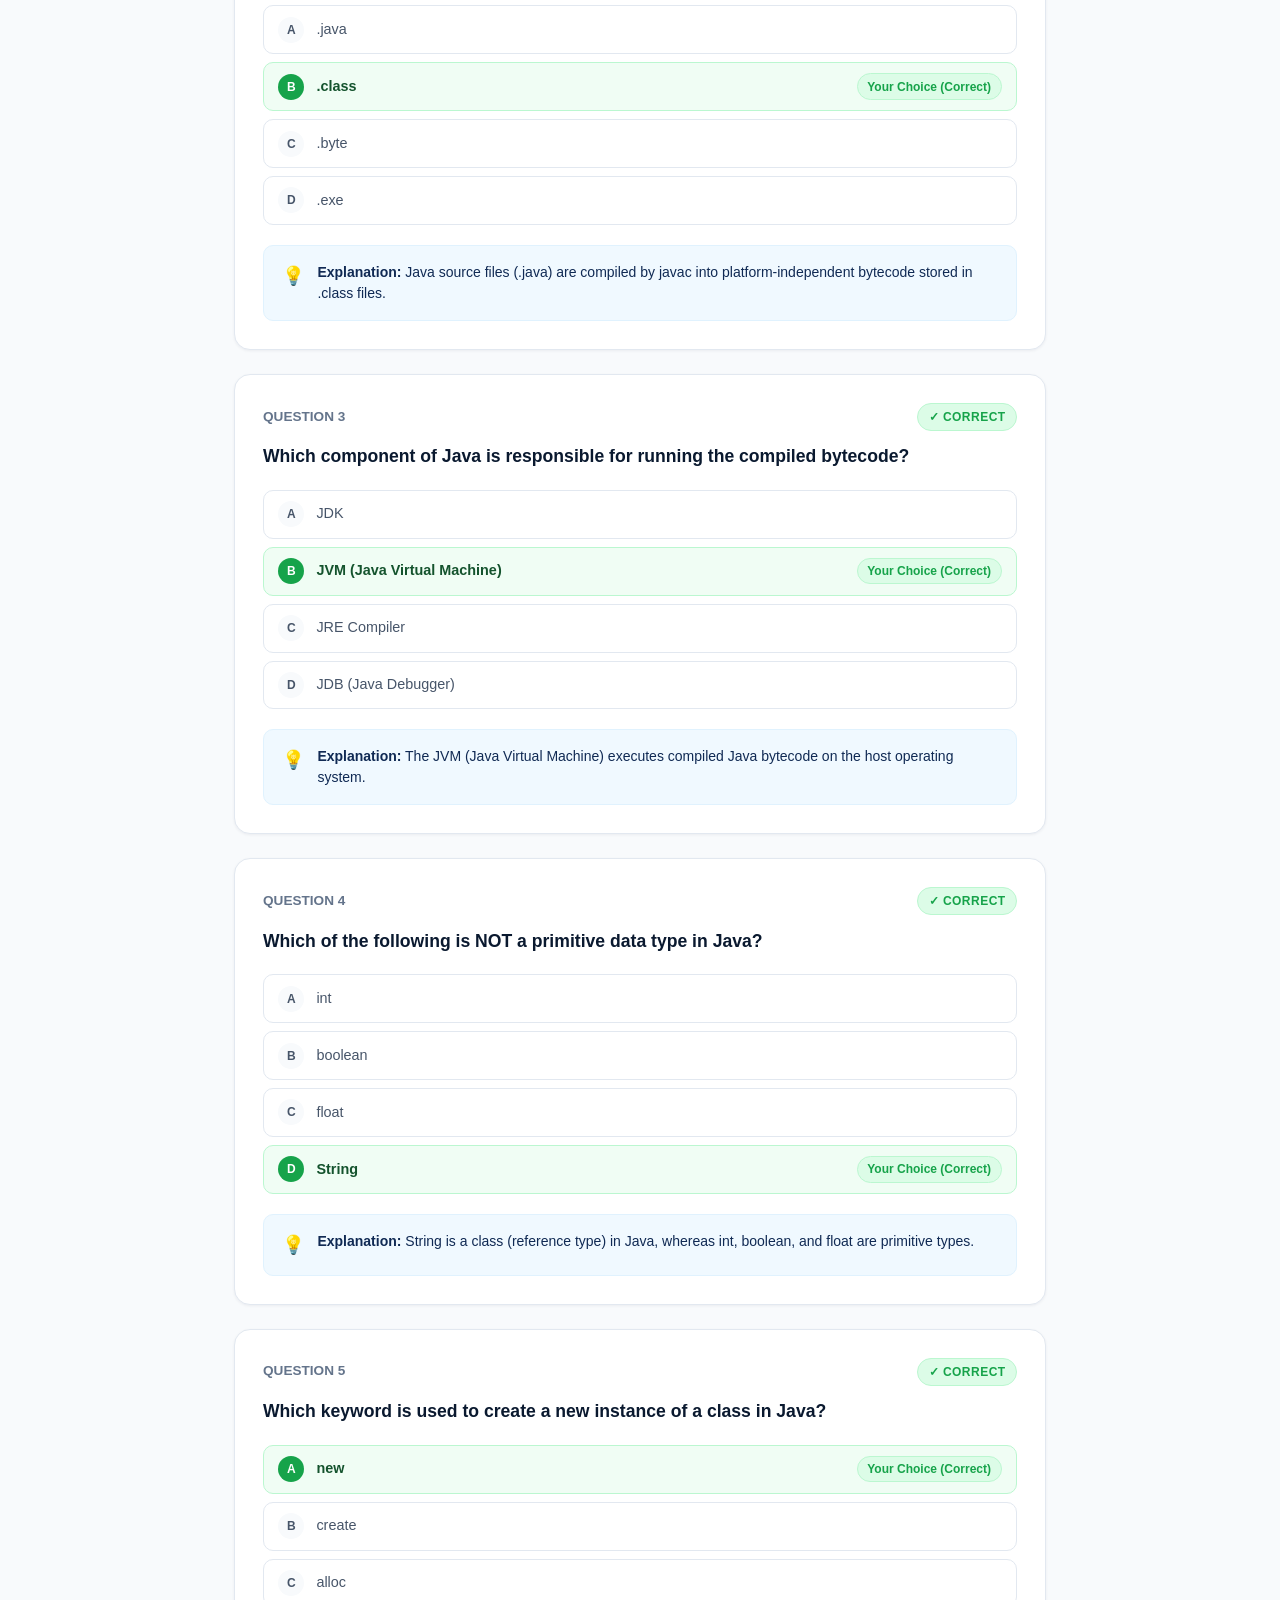
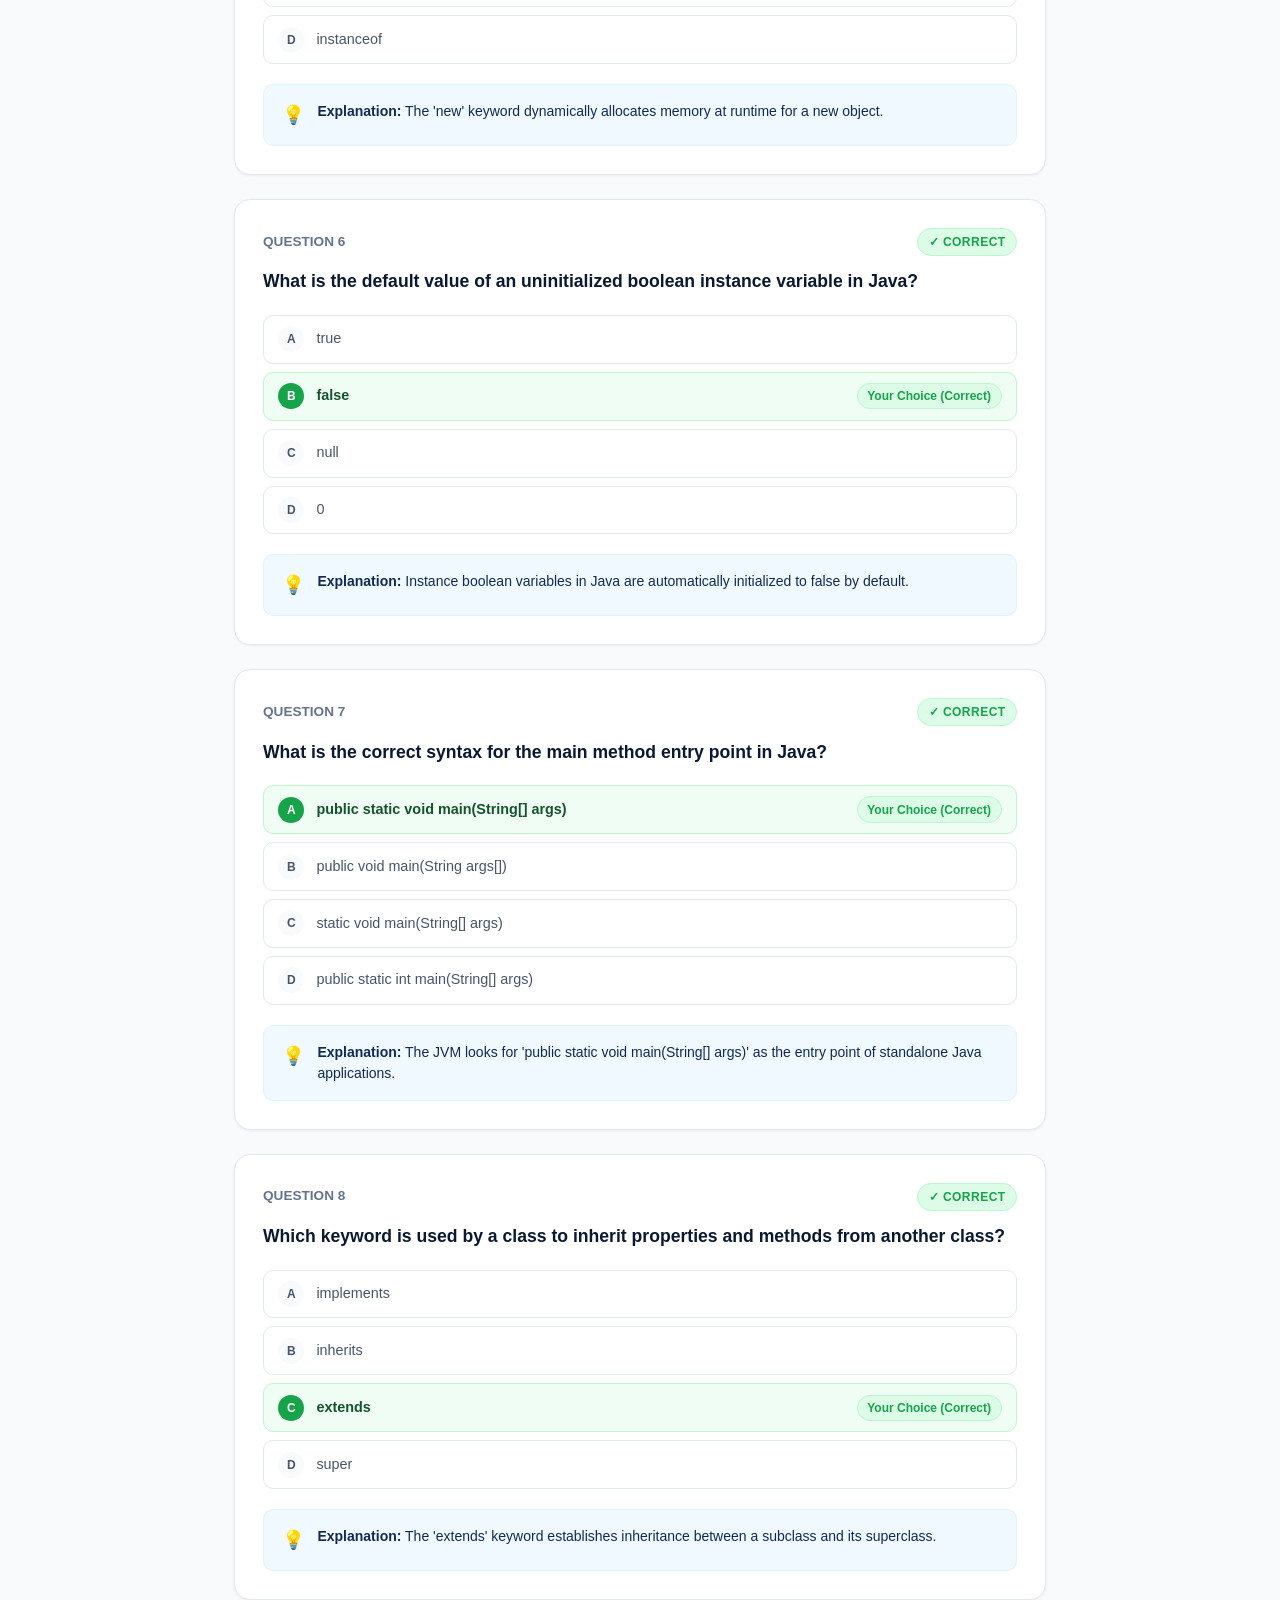
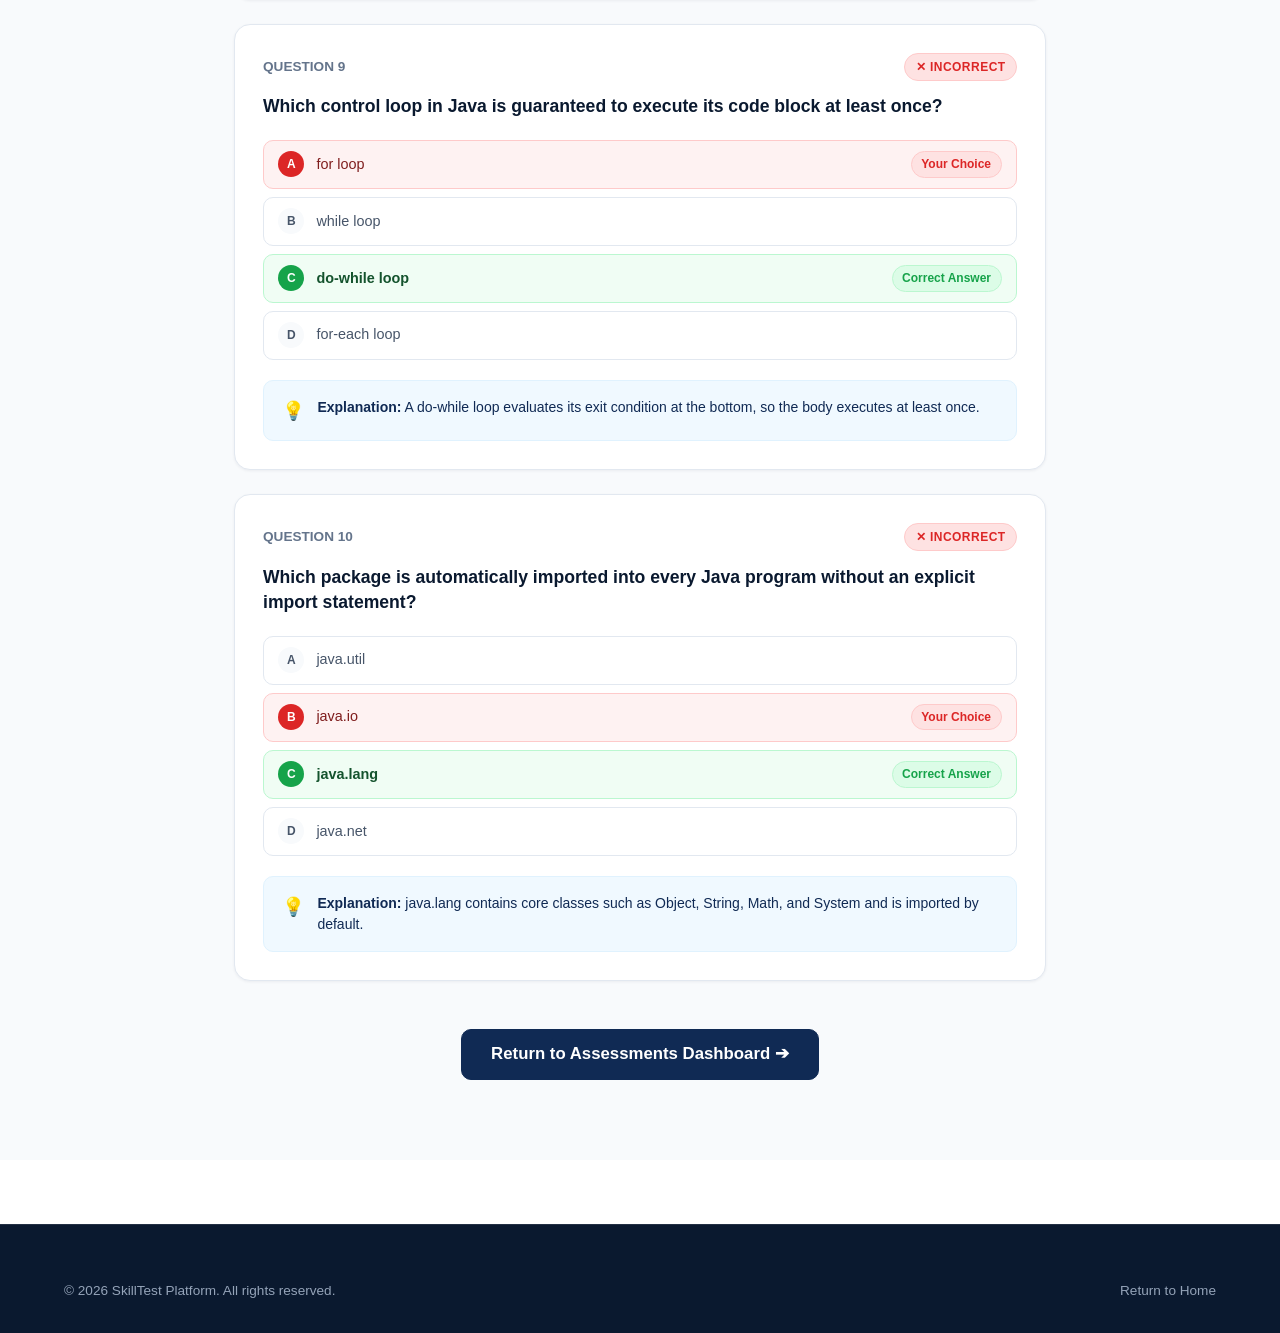
<file: pages/result.html>
<!DOCTYPE html>
<html lang="en">
<head>
    <meta charset="UTF-8">
    <meta name="viewport" content="width=device-width, initial-scale=1.0">
    <title>SkillTest | Smart Skill Assessment Platform</title>
    <meta name="description" content="View your detailed assessment score, accuracy percentage, answer breakdown, and step-by-step explanations.">
    <!-- Favicon -->
    <link rel="icon" type="image/svg+xml" href="../assets/images/favicon.svg">
    <!-- Stylesheets -->
    <link rel="stylesheet" href="../css/style.css">
    <link rel="stylesheet" href="../css/test.css">
</head>
<body>

    <!-- Header Navigation -->
    <header class="site-header">
        <div class="container header-inner">
            <a href="../index.html" class="brand-logo" aria-label="SkillTest Home">
                <img src="../assets/images/logo.svg" alt="SkillTest – Smart Skill Assessment Platform" class="brand-logo-img">
            </a>

            <nav class="header-nav">
                <ul class="nav-menu">
                    <li><a href="../index.html" class="nav-link">Home</a></li>
                    <li><a href="dashboard.html" class="nav-link">Assessment</a></li>
                    <li><a href="../index.html#categories" class="nav-link">Categories</a></li>
                    <li><a href="../index.html#how-it-works" class="nav-link">How It Works</a></li>
                </ul>
            </nav>

            <div class="nav-actions" id="nav-auth-actions">
                <a href="dashboard.html" class="btn btn-outline-nav btn-sm">Dashboard</a>
            </div>

            <button class="hamburger-btn" id="hamburger-btn" aria-label="Toggle navigation menu">
                <span class="hamburger-line"></span>
                <span class="hamburger-line"></span>
                <span class="hamburger-line"></span>
            </button>
        </div>

        <div class="mobile-menu" id="mobile-menu">
            <ul class="mobile-nav-links">
                <li><a href="../index.html">Home</a></li>
                <li><a href="dashboard.html">Assessments</a></li>
                <li><a href="../index.html#categories">Categories</a></li>
            </ul>
            <div id="mobile-nav-auth-actions">
                <a href="dashboard.html" class="btn btn-primary btn-block">Go to Dashboard</a>
            </div>
        </div>
    </header>

    <!-- Main Content Area -->
    <main class="main-content result-page-container">
        <div class="container container-narrow">

            <!-- Score Summary Hero Card -->
            <div class="score-hero-card">
                <div class="score-hero-top">
                    <span id="result-category-icon" style="font-size: 1.5rem;">☕</span>
                    <span class="score-hero-cat" id="result-category-title">Core Java Assessment</span>
                    <span class="badge badge-easy" id="result-difficulty-badge">Easy Level</span>
                    <span class="badge badge-success" id="result-status-badge">Passed</span>
                </div>

                <!-- SVG Circular Meter -->
                <div class="circle-gauge-wrapper">
                    <svg class="circle-gauge-svg" viewBox="0 0 160 160">
                        <circle class="circle-gauge-bg" cx="80" cy="80" r="70" />
                        <circle class="circle-gauge-progress" id="result-circle-progress" cx="80" cy="80" r="70" stroke-dasharray="440" stroke-dashoffset="88" />
                    </svg>
                    <div class="circle-gauge-content">
                        <div class="gauge-percent" id="result-percentage">80%</div>
                        <div class="gauge-score-sub"><span id="result-score-value">8</span> of <span id="result-total-value">10</span> Correct</div>
                    </div>
                </div>

                <h1 class="feedback-headline" id="result-feedback-title">Great Job! You Passed! 🎉</h1>
                <p class="feedback-subtext" id="result-feedback-desc">
                    You have achieved a passing score on this assessment. Review the questions and detailed explanations below to reinforce your knowledge.
                </p>

                <!-- 4-Stat Metric Boxes -->
                <div class="result-stats-grid">
                    <div class="result-stat-box">
                        <div class="result-stat-val stat-correct" id="stat-correct-count">8</div>
                        <div class="result-stat-label">Correct</div>
                    </div>
                    <div class="result-stat-box">
                        <div class="result-stat-val stat-incorrect" id="stat-incorrect-count">2</div>
                        <div class="result-stat-label">Incorrect</div>
                    </div>
                    <div class="result-stat-box">
                        <div class="result-stat-val stat-unanswered" id="stat-unanswered-count">0</div>
                        <div class="result-stat-label">Skipped</div>
                    </div>
                    <div class="result-stat-box">
                        <div class="result-stat-val stat-time" id="stat-time-spent">04:20</div>
                        <div class="result-stat-label">Time Spent</div>
                    </div>
                </div>

                <!-- Action Button Row -->
                <div class="result-action-row">
                    <a href="test.html?category=java" class="btn btn-primary btn-lg" id="retake-test-btn">
                        ↻ Retake Test
                    </a>
                    <a href="dashboard.html" class="btn btn-outline btn-lg" id="dashboard-nav-btn">
                        Dashboard &amp; Other Tests ➔
                    </a>
                    <button type="button" class="btn btn-outline btn-lg" id="copy-summary-btn" title="Copy score report to clipboard">
                        📋 Copy Summary
                    </button>
                    <button type="button" class="btn btn-ghost" id="print-result-btn" title="Print or save this score as PDF">
                        🖨️ Print Result
                    </button>
                </div>
            </div>

            <!-- Detailed Question-by-Question Review -->
            <div class="review-section-header">
                <div>
                    <h2 class="review-section-title">Question Breakdown &amp; Explanations</h2>
                    <p style="color: var(--text-muted); font-size: 0.9rem;">Review each question, your selected answer, and the correct answer explanation.</p>
                </div>
            </div>

            <!-- Review Filter Tabs -->
            <div class="review-filter-tabs" id="review-filter-tabs">
                <!-- Dynamically generated by result.js -->
            </div>

            <div class="review-questions-list" id="review-questions-list">
                <!-- Dynamically populated by result.js -->
            </div>

            <!-- Bottom Action Navigation -->
            <div style="text-align: center; margin-top: 3rem;">
                <a href="dashboard.html" class="btn btn-primary btn-lg">
                    Return to Assessments Dashboard ➔
                </a>
            </div>

        </div>
    </main>

    <!-- Footer -->
    <footer class="site-footer">
        <div class="container">
            <div class="footer-bottom" style="padding-top: 0; border-top: none;">
                <div>&copy; 2026 SkillTest Platform. All rights reserved.</div>
                <div><a href="../index.html" style="color: #94a3b8; text-decoration: none;">Return to Home</a></div>
            </div>
        </div>
    </footer>

    <!-- Scripts -->
    <script src="../js/questions.js"></script>
    <script src="../js/storage.js"></script>
    <script src="../js/api.js"></script>
    <script src="../js/app.js"></script>
    <script src="../js/result.js"></script>
</body>
</html>
</file>
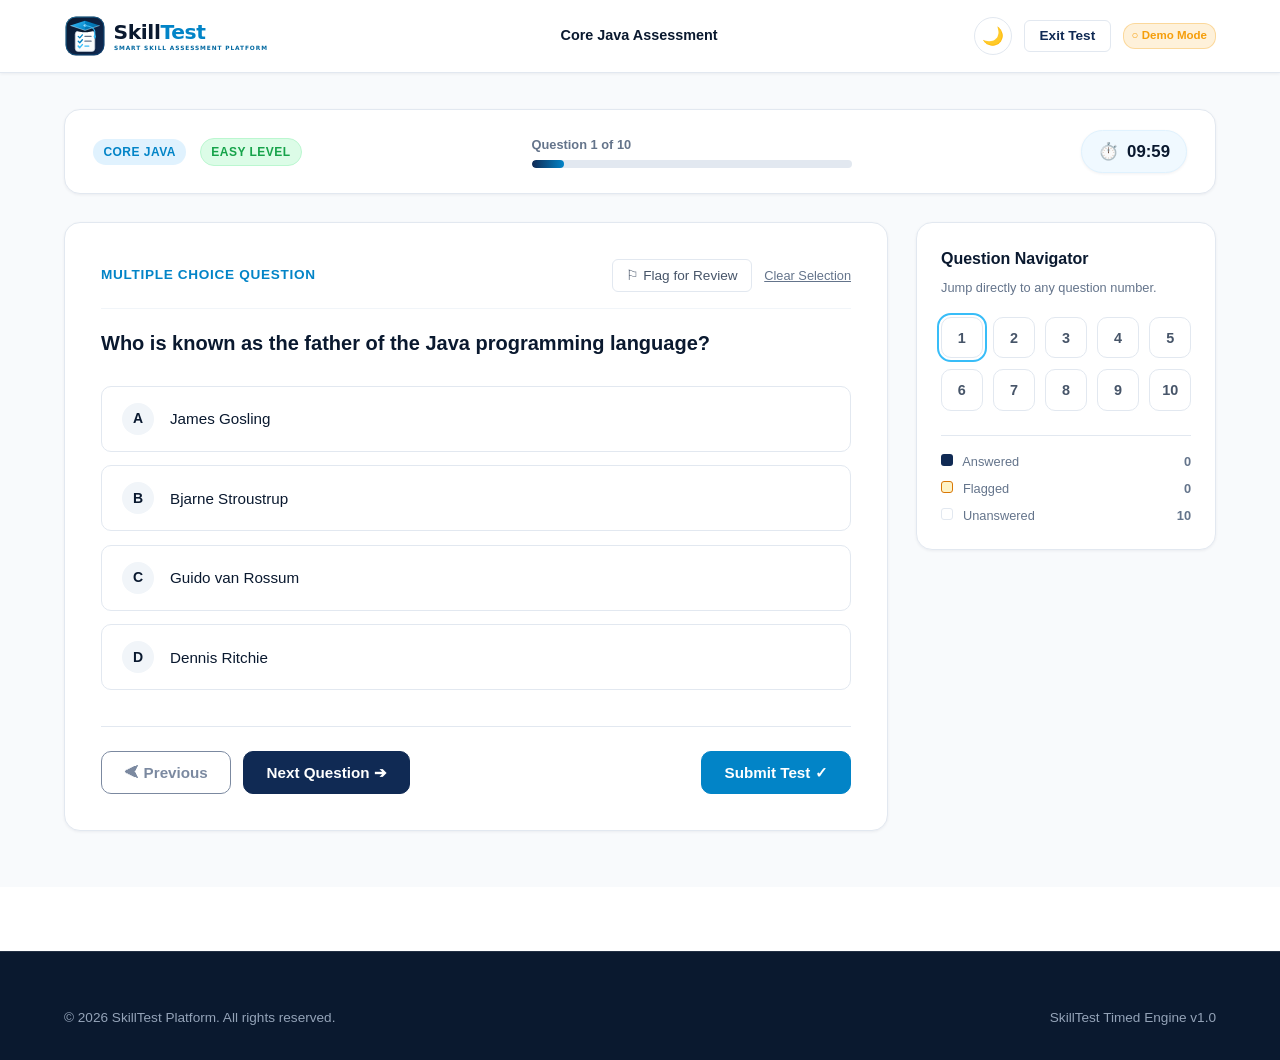
<file: pages/test.html>
<!DOCTYPE html>
<html lang="en">
<head>
    <meta charset="UTF-8">
    <meta name="viewport" content="width=device-width, initial-scale=1.0">
    <title>SkillTest | Smart Skill Assessment Platform</title>
    <meta name="description" content="Take your timed multiple-choice skill assessment with real-time feedback and question navigation.">
    <!-- Favicon -->
    <link rel="icon" type="image/svg+xml" href="../assets/images/favicon.svg">
    <!-- Stylesheets -->
    <link rel="stylesheet" href="../css/style.css">
    <link rel="stylesheet" href="../css/test.css">
</head>
<body>

    <!-- Header Navigation -->
    <header class="site-header">
        <div class="container header-inner">
            <a href="../index.html" class="brand-logo" aria-label="SkillTest Home">
                <img src="../assets/images/logo.svg" alt="SkillTest – Smart Skill Assessment Platform" class="brand-logo-img">
            </a>

            <div style="font-size: 0.9rem; font-weight: 600; color: var(--navy-dark);" id="test-category-title">
                Assessment in Progress
            </div>

            <div class="nav-actions" style="display: flex; align-items: center; gap: 0.75rem;">
                <button type="button" class="theme-toggle-btn" onclick="toggleTheme()" aria-label="Toggle theme" title="Toggle Light/Dark Theme">🌙</button>
                <a href="dashboard.html" class="btn btn-outline-nav btn-sm" onclick="return confirm('Leaving now will discard your current test progress. Are you sure?');">
                    Exit Test
                </a>
            </div>
        </div>
    </header>

    <!-- Main Content Area -->
    <main class="main-content test-page-container">
        <div class="container">
            <!-- Top Status Bar -->
            <div class="test-top-bar">
                <div class="test-info-group">
                    <span class="badge badge-difficulty" id="test-category-badge">Core Java</span>
                    <span class="badge badge-easy" id="test-difficulty-badge">Easy Level</span>
                </div>

                <!-- Progress Bar -->
                <div class="test-progress-wrapper">
                    <div class="test-progress-labels">
                        <span>Question <strong id="question-number-indicator">1</strong> of <strong id="total-questions-indicator">10</strong></span>
                        <span id="test-progress-text"></span>
                    </div>
                    <div class="test-progress-track">
                        <div class="test-progress-fill" id="test-progress-fill" style="width: 10%;"></div>
                    </div>
                </div>

                <!-- Timer -->
                <div class="timer-pill" id="timer-container" title="Remaining time">
                    <span>⏱️</span>
                    <span id="timer-display">10:00</span>
                </div>
            </div>

            <!-- Timer Urgent Alert Banner -->
            <div class="timer-warning-banner" id="timer-warning-banner">
                ⚠️ Warning: Less than 1 minute remaining! Double check your answers before time expires.
            </div>

            <!-- Main Test Grid -->
            <div class="test-main-grid">
                <!-- Question Card -->
                <div class="question-card">
                    <div class="question-card-header">
                        <span class="question-card-tag" id="question-category-tag">Multiple Choice Question</span>
                        <div style="display: flex; gap: 0.75rem; align-items: center;">
                            <button type="button" class="btn-flag" id="flag-btn" title="Mark this question to review later">
                                ⚐ Flag for Review
                            </button>
                            <button type="button" class="clear-btn" id="clear-selection-btn">
                                Clear Selection
                            </button>
                        </div>
                    </div>

                    <h2 class="question-title" id="question-text">
                        Loading question...
                    </h2>

                    <!-- Options List -->
                    <div class="options-list" id="options-container">
                        <!-- Populated dynamically by test.js -->
                    </div>

                    <!-- Question Navigation Footer -->
                    <div class="question-actions-bar">
                        <div class="question-nav-group">
                            <button type="button" class="btn btn-outline" id="prev-btn" disabled>
                                ⮜ Previous
                            </button>
                            <button type="button" class="btn btn-primary" id="next-btn">
                                Next Question ➔
                            </button>
                        </div>

                        <button type="button" class="btn btn-accent" id="submit-test-btn">
                            Submit Test ✓
                        </button>
                    </div>
                </div>

                <!-- Question Palette Sidebar -->
                <aside class="palette-sidebar">
                    <h3 class="palette-title">Question Navigator</h3>
                    <p class="palette-sub">Jump directly to any question number.</p>

                    <div class="palette-grid" id="question-palette">
                        <!-- Populated dynamically by test.js -->
                    </div>

                    <div class="palette-legend">
                        <div class="legend-item">
                            <span><span class="legend-marker marker-answered"></span> Answered</span>
                            <strong id="palette-answered-count">0</strong>
                        </div>
                        <div class="legend-item">
                            <span><span class="legend-marker" style="background: var(--warning-light); border: 1.5px solid var(--warning);"></span> Flagged</span>
                            <strong id="palette-flagged-count">0</strong>
                        </div>
                        <div class="legend-item">
                            <span><span class="legend-marker marker-unanswered"></span> Unanswered</span>
                            <strong id="palette-unanswered-count">10</strong>
                        </div>
                    </div>
                </aside>
            </div>
        </div>
    </main>

    <!-- Submission Confirmation Modal -->
    <div class="modal-overlay" id="submit-modal" role="dialog" aria-modal="true" aria-labelledby="modal-title">
        <div class="modal-card">
            <div class="modal-header">
                <h3 class="modal-title" id="modal-title">Submit Assessment</h3>
                <button type="button" class="modal-close-btn" id="modal-close-btn" aria-label="Close dialog">✕</button>
            </div>
            <div class="modal-body">
                <p>Are you sure you want to finish and submit your assessment?</p>
                <div style="background: var(--bg-subtle); padding: 1rem; border-radius: var(--radius-md); margin: 1rem 0; font-size: 0.9rem;">
                    <div style="margin-bottom: 0.4rem;">
                        <strong>Answered Questions:</strong> <span id="modal-answered-count" style="color: var(--navy-primary); font-weight: 700;">0</span> / 10
                    </div>
                    <div style="margin-bottom: 0.4rem;">
                        <strong>Flagged for Review:</strong> <span id="modal-flagged-count" style="color: var(--warning); font-weight: 700;">0</span> / 10
                    </div>
                    <div>
                        <strong>Unanswered Questions:</strong> <span id="modal-unanswered-count" style="color: var(--danger); font-weight: 700;">10</span> / 10
                    </div>
                </div>
                <p id="modal-warning-text" style="color: var(--danger); font-size: 0.85rem; font-weight: 500;">
                    Unanswered questions will receive 0 points.
                </p>
            </div>
            <div class="modal-actions">
                <button type="button" class="btn btn-outline" id="modal-cancel-btn">Return to Test</button>
                <button type="button" class="btn btn-primary" id="modal-confirm-btn">Yes, Submit Assessment</button>
            </div>
        </div>
    </div>

    <!-- Footer -->
    <footer class="site-footer">
        <div class="container">
            <div class="footer-bottom" style="padding-top: 0; border-top: none;">
                <div>&copy; 2026 SkillTest Platform. All rights reserved.</div>
                <div>SkillTest Timed Engine v1.0</div>
            </div>
        </div>
    </footer>

    <!-- Scripts -->
    <script src="../js/questions.js"></script>
    <script src="../js/storage.js"></script>
    <script src="../js/api.js"></script>
    <script src="../js/app.js"></script>
    <script src="../js/test.js"></script>
</body>
</html>
</file>
<file: css/style.css>
/* ==========================================================================
   SkillTest - Global Design System & Common Styles
   Palette: White background, Navy Blue & Light Blue accents
   ========================================================================== */

:root {
    /* Brand Colors */
    --bg-main: #ffffff;
    --bg-surface: #ffffff;
    --bg-subtle: #f8fafc;
    --bg-subtle-alt: #f1f5f9;

    --navy-dark: #0a192f;
    --navy-primary: #102a54;
    --navy-light: #1e3a8a;
    --navy-hover: #0c2040;

    --blue-primary: #0284c7;
    --blue-hover: #0369a1;
    --blue-light: #e0f2fe;
    --blue-soft: #f0f9ff;
    --blue-accent: #38bdf8;

    /* Text Colors */
    --text-primary: #0f172a;
    --text-secondary: #475569;
    --text-muted: #64748b;
    --text-on-navy: #ffffff;
    --text-on-blue: #ffffff;

    /* Semantic States */
    --success: #16a34a;
    --success-light: #dcfce7;
    --success-border: #bbf7d0;

    --danger: #dc2626;
    --danger-light: #fee2e2;
    --danger-border: #fecaca;

    --warning: #d97706;
    --warning-light: #fef3c7;
    --warning-border: #fde68a;

    /* Borders & Shadows */
    --border-color: #e2e8f0;
    --border-light: #f1f5f9;
    --border-focus: #0284c7;

    --shadow-sm: 0 1px 3px rgba(10, 25, 47, 0.06);
    --shadow-md: 0 4px 8px -1px rgba(10, 25, 47, 0.08), 0 2px 4px -2px rgba(10, 25, 47, 0.04);
    --shadow-lg: 0 12px 24px -4px rgba(10, 25, 47, 0.10), 0 4px 6px -2px rgba(10, 25, 47, 0.04);
    --shadow-hover: 0 16px 32px -4px rgba(10, 25, 47, 0.12);

    /* Radii */
    --radius-sm: 6px;
    --radius-md: 10px;
    --radius-lg: 16px;
    --radius-full: 9999px;

    /* Typography */
    --font-sans: 'Inter', -apple-system, BlinkMacSystemFont, 'Segoe UI', Roboto, Helvetica, Arial, sans-serif;
    --transition: all 0.2s cubic-bezier(0.4, 0, 0.2, 1);
}

/* Dark Theme Variables */
[data-theme="dark"] {
    --bg-main: #0a1128;
    --bg-surface: #101d42;
    --bg-subtle: #0d1733;
    --bg-subtle-alt: #16244d;

    --navy-dark: #f8fafc;
    --navy-primary: #0284c7;
    --navy-light: #38bdf8;
    --navy-hover: #0369a1;

    --blue-primary: #38bdf8;
    --blue-hover: #0ea5e9;
    --blue-light: #16244d;
    --blue-soft: rgba(56, 189, 248, 0.12);
    --blue-accent: #38bdf8;

    --text-primary: #f8fafc;
    --text-secondary: #cbd5e1;
    --text-muted: #94a3b8;

    --border-color: #24345d;
    --border-light: #19274e;
    --border-focus: #38bdf8;

    --shadow-sm: 0 1px 3px rgba(0, 0, 0, 0.4);
    --shadow-md: 0 4px 8px rgba(0, 0, 0, 0.5);
    --shadow-lg: 0 12px 24px rgba(0, 0, 0, 0.6);
    --shadow-hover: 0 16px 32px rgba(0, 0, 0, 0.7);

    --success-light: rgba(22, 163, 74, 0.2);
    --success-border: #15803d;
    --danger-light: rgba(220, 38, 38, 0.2);
    --danger-border: #991b1b;
    --warning-light: rgba(217, 119, 6, 0.2);
    --warning-border: #92400e;
}

[data-theme="dark"] .brand-logo-img {
    filter: brightness(1.1);
}

[data-theme="dark"] .card,
[data-theme="dark"] .test-card,
[data-theme="dark"] .question-card,
[data-theme="dark"] .palette-sidebar,
[data-theme="dark"] .score-hero-card,
[data-theme="dark"] .review-card,
[data-theme="dark"] .auth-card,
[data-theme="dark"] .modal-card,
[data-theme="dark"] .history-card,
[data-theme="dark"] .dashboard-stat-card,
[data-theme="dark"] .step-card,
[data-theme="dark"] .category-card {
    background-color: var(--bg-surface);
    border-color: var(--border-color);
}

[data-theme="dark"] .option-card {
    background-color: var(--bg-surface);
    border-color: var(--border-color);
}

[data-theme="dark"] .option-card:hover,
[data-theme="dark"] .option-card.selected {
    background-color: var(--blue-soft);
    border-color: var(--blue-primary);
}

[data-theme="dark"] .option-label-text {
    color: var(--text-primary);
}

[data-theme="dark"] .option-letter {
    background-color: var(--bg-subtle-alt);
    color: var(--text-primary);
}

[data-theme="dark"] .form-control {
    background-color: var(--bg-subtle-alt);
    color: var(--text-primary);
    border-color: var(--border-color);
}

[data-theme="dark"] .history-table th {
    background-color: var(--bg-subtle-alt);
    color: var(--text-muted);
}

[data-theme="dark"] .history-table td {
    color: var(--text-primary);
}

[data-theme="dark"] .palette-btn {
    background-color: var(--bg-subtle-alt);
    color: var(--text-primary);
    border-color: var(--border-color);
}

[data-theme="dark"] .mobile-menu {
    background-color: var(--bg-surface);
}

/* Base Reset */
*,
*::before,
*::after {
    box-sizing: border-box;
    margin: 0;
    padding: 0;
}

html {
    font-size: 16px;
    scroll-behavior: smooth;
}

body {
    font-family: var(--font-sans);
    background-color: var(--bg-main);
    color: var(--text-primary);
    line-height: 1.5;
    -webkit-font-smoothing: antialiased;
    min-height: 100vh;
    display: flex;
    flex-direction: column;
}

/* Layout Container */
.container {
    width: 100%;
    max-width: 1200px;
    margin: 0 auto;
    padding: 0 1.5rem;
}

.container-narrow {
    max-width: 860px;
}

.main-content {
    flex: 1 0 auto;
}

/* ==========================================================================
   Header & Navigation
   ========================================================================== */
.site-header {
    background-color: var(--bg-surface);
    border-bottom: 1px solid var(--border-color);
    position: sticky;
    top: 0;
    z-index: 100;
    box-shadow: var(--shadow-sm);
}

.header-inner {
    display: flex;
    align-items: center;
    justify-content: space-between;
    height: 72px;
    gap: 1.5rem;
    flex-wrap: nowrap;
}

/* Brand Logo */
.brand-logo {
    display: inline-flex;
    align-items: center;
    gap: 0.75rem;
    text-decoration: none;
    line-height: 1;
    transition: var(--transition);
    flex-shrink: 0;
}

.brand-logo-img {
    height: 42px;
    width: auto;
    max-width: 240px;
    display: block;
    object-fit: contain;
    transition: var(--transition);
}

.brand-logo:hover .brand-logo-img {
    transform: translateY(-1px);
    filter: drop-shadow(0 2px 8px rgba(2, 132, 199, 0.25));
}

.brand-logo-footer {
    height: 44px;
    width: auto;
    display: block;
    max-width: 260px;
}

/* Nav Menu Container & Links */
.header-nav {
    display: flex;
    align-items: center;
    justify-content: center;
    flex: 1 1 auto;
}

.nav-menu {
    display: flex;
    align-items: center;
    justify-content: center;
    gap: 2rem;
    list-style: none;
    margin: 0;
    padding: 0;
    white-space: nowrap;
}

.nav-link {
    text-decoration: none;
    color: var(--text-secondary);
    font-weight: 500;
    font-size: 0.95rem;
    transition: var(--transition);
    padding: 0.5rem 0.25rem;
    position: relative;
    white-space: nowrap;
}

.nav-link:hover,
.nav-link.active {
    color: var(--navy-primary);
}

.nav-link.active::after {
    content: '';
    position: absolute;
    bottom: -2px;
    left: 0;
    right: 0;
    height: 2px;
    background-color: var(--blue-primary);
    border-radius: 2px;
}

/* Nav Actions */
.nav-actions {
    display: flex;
    align-items: center;
    gap: 0.75rem;
    flex-shrink: 0;
    white-space: nowrap;
}

.user-pill {
    display: flex;
    align-items: center;
    gap: 0.5rem;
    padding: 0.25rem 0.75rem 0.25rem 0.35rem;
    background-color: var(--blue-soft);
    border: 1px solid var(--blue-light);
    border-radius: var(--radius-full);
}

.user-avatar {
    width: 30px;
    height: 30px;
    border-radius: 50%;
    background: var(--navy-primary);
    color: #fff;
    display: flex;
    align-items: center;
    justify-content: center;
    font-size: 0.75rem;
    font-weight: 600;
}

.user-name {
    font-size: 0.875rem;
    font-weight: 600;
    color: var(--navy-dark);
}

/* Theme Toggle Button */
.theme-toggle-btn {
    background: transparent;
    border: 1px solid var(--border-color);
    color: var(--text-primary);
    width: 38px;
    height: 38px;
    border-radius: var(--radius-full);
    display: inline-flex;
    align-items: center;
    justify-content: center;
    cursor: pointer;
    font-size: 1.1rem;
    transition: var(--transition);
    outline: none;
}

.theme-toggle-btn:hover {
    background-color: var(--blue-soft);
    border-color: var(--blue-primary);
    transform: rotate(15deg);
}

/* Mobile Hamburger */
.hamburger-btn {
    display: none;
    background: none;
    border: none;
    cursor: pointer;
    padding: 0.5rem;
    flex-direction: column;
    gap: 5px;
}

.hamburger-line {
    width: 24px;
    height: 2px;
    background-color: var(--navy-dark);
    transition: var(--transition);
}

/* Mobile Menu Drawer */
.mobile-menu {
    display: none;
    background-color: #ffffff;
    border-bottom: 1px solid var(--border-color);
    padding: 1.25rem 1.5rem;
    box-shadow: var(--shadow-md);
}

.mobile-menu.open {
    display: block;
}

.mobile-nav-links {
    list-style: none;
    display: flex;
    flex-direction: column;
    gap: 1rem;
    margin-bottom: 1.25rem;
}

.mobile-nav-links a {
    text-decoration: none;
    font-size: 1.05rem;
    font-weight: 500;
    color: var(--navy-dark);
    display: block;
    padding: 0.4rem 0;
}

.mobile-user-info {
    display: flex;
    align-items: center;
    gap: 0.75rem;
    margin-bottom: 1rem;
    padding-bottom: 0.75rem;
    border-bottom: 1px solid var(--border-color);
}

/* ==========================================================================
   Buttons & Badges
   ========================================================================== */
.btn {
    display: inline-flex;
    align-items: center;
    justify-content: center;
    gap: 0.5rem;
    font-family: inherit;
    font-weight: 600;
    font-size: 0.95rem;
    line-height: 1.2;
    padding: 0.7rem 1.4rem;
    border-radius: var(--radius-md);
    cursor: pointer;
    transition: var(--transition);
    text-decoration: none;
    border: 1px solid transparent;
    outline: none;
}

.btn:focus-visible {
    box-shadow: 0 0 0 3px rgba(2, 132, 199, 0.35);
}

.btn:disabled {
    opacity: 0.55;
    cursor: not-allowed;
    pointer-events: none;
}

/* Primary: Navy button */
.btn-primary {
    background-color: var(--navy-primary);
    color: #ffffff;
    border-color: var(--navy-primary);
}

.btn-primary:hover {
    background-color: var(--navy-hover);
    border-color: var(--navy-hover);
    transform: translateY(-1px);
    box-shadow: var(--shadow-md);
}

/* Light Blue Accent */
.btn-accent {
    background-color: var(--blue-primary);
    color: #ffffff;
    border-color: var(--blue-primary);
}

.btn-accent:hover {
    background-color: var(--blue-hover);
    border-color: var(--blue-hover);
    transform: translateY(-1px);
    box-shadow: 0 4px 12px rgba(2, 132, 199, 0.3);
}

/* Outline Buttons */
.btn-outline {
    background-color: transparent;
    color: var(--navy-primary);
    border-color: var(--navy-primary);
}

.btn-outline:hover {
    background-color: var(--blue-soft);
    border-color: var(--navy-primary);
}

.btn-outline-nav {
    background-color: transparent;
    color: var(--navy-primary);
    border-color: var(--border-color);
    font-size: 0.85rem;
    padding: 0.45rem 0.9rem;
}

.btn-outline-nav:hover {
    background-color: var(--bg-subtle);
    border-color: var(--navy-primary);
}

.btn-outline-sm {
    background-color: transparent;
    color: var(--navy-primary);
    border: 1px solid var(--border-color);
    padding: 0.35rem 0.75rem;
    font-size: 0.825rem;
    border-radius: var(--radius-sm);
    text-decoration: none;
    font-weight: 500;
}

.btn-outline-sm:hover {
    border-color: var(--blue-primary);
    color: var(--blue-primary);
    background-color: var(--blue-soft);
}

.btn-ghost {
    background: transparent;
    color: var(--text-secondary);
}

.btn-ghost:hover {
    color: var(--navy-dark);
    background-color: var(--bg-subtle-alt);
}

/* Sizes */
.btn-sm {
    padding: 0.45rem 0.9rem;
    font-size: 0.85rem;
    border-radius: var(--radius-sm);
}

.btn-lg {
    padding: 0.9rem 1.8rem;
    font-size: 1.05rem;
    border-radius: var(--radius-md);
}

.btn-block {
    display: flex;
    width: 100%;
}

/* Badges */
.badge {
    display: inline-flex;
    align-items: center;
    gap: 0.35rem;
    font-size: 0.75rem;
    font-weight: 600;
    padding: 0.25rem 0.65rem;
    border-radius: var(--radius-full);
    text-transform: uppercase;
    letter-spacing: 0.04em;
}

.badge-difficulty {
    background-color: var(--blue-light);
    color: var(--blue-primary);
}

.badge-easy {
    background-color: var(--success-light);
    color: var(--success);
    border: 1px solid var(--success-border);
}

.badge-medium {
    background-color: var(--blue-soft);
    color: var(--blue-primary);
    border: 1px solid var(--border-color);
}

.badge-hard {
    background-color: var(--danger-light);
    color: var(--danger);
    border: 1px solid var(--danger-border);
}

/* Difficulty Selector Group */
.difficulty-selector {
    display: flex;
    gap: 0.35rem;
    background: var(--bg-subtle-alt);
    padding: 0.3rem;
    border-radius: var(--radius-md);
    margin-bottom: 1.15rem;
}

.diff-pill-btn {
    flex: 1;
    border: none;
    background: transparent;
    padding: 0.4rem 0.5rem;
    border-radius: var(--radius-sm);
    font-size: 0.75rem;
    font-weight: 700;
    text-transform: uppercase;
    letter-spacing: 0.05em;
    cursor: pointer;
    color: var(--text-muted);
    transition: var(--transition);
    text-align: center;
}

.diff-pill-btn:hover {
    color: var(--text-primary);
}

.diff-pill-btn.active {
    background: var(--bg-surface);
    color: var(--navy-primary);
    box-shadow: var(--shadow-sm);
}

[data-theme="dark"] .diff-pill-btn.active {
    background: var(--blue-primary);
    color: #ffffff;
}

.badge-success {
    background-color: var(--success-light);
    color: var(--success);
    border: 1px solid var(--success-border);
}

.badge-danger {
    background-color: var(--danger-light);
    color: var(--danger);
    border: 1px solid var(--danger-border);
}

.badge-warning {
    background-color: var(--warning-light);
    color: var(--warning);
    border: 1px solid var(--warning-border);
}

/* Cards */
.card {
    background-color: var(--bg-surface);
    border: 1px solid var(--border-color);
    border-radius: var(--radius-lg);
    padding: 1.75rem;
    box-shadow: var(--shadow-sm);
    transition: var(--transition);
}

.card:hover {
    box-shadow: var(--shadow-md);
}

/* ==========================================================================
   Toast Notifications
   ========================================================================== */
.toast-container {
    position: fixed;
    bottom: 24px;
    right: 24px;
    z-index: 1000;
    display: flex;
    flex-direction: column;
    gap: 10px;
    pointer-events: none;
}

.toast {
    display: flex;
    align-items: center;
    gap: 0.75rem;
    background-color: #ffffff;
    color: var(--navy-dark);
    padding: 0.85rem 1.25rem;
    border-radius: var(--radius-md);
    box-shadow: var(--shadow-lg);
    border: 1px solid var(--border-color);
    font-size: 0.9rem;
    font-weight: 500;
    opacity: 0;
    transform: translateY(15px);
    transition: all 0.3s cubic-bezier(0.16, 1, 0.3, 1);
    pointer-events: auto;
    max-width: 360px;
}

.toast.show {
    opacity: 1;
    transform: translateY(0);
}

.toast-icon {
    font-size: 1rem;
    font-weight: 700;
}

.toast-success {
    border-left: 4px solid var(--success);
}

.toast-success .toast-icon {
    color: var(--success);
}

.toast-error {
    border-left: 4px solid var(--danger);
}

.toast-error .toast-icon {
    color: var(--danger);
}

.toast-info {
    border-left: 4px solid var(--blue-primary);
}

.toast-info .toast-icon {
    color: var(--blue-primary);
}

.toast-warning {
    border-left: 4px solid var(--warning);
}

.toast-warning .toast-icon {
    color: var(--warning);
}

/* ==========================================================================
   Modal Dialog
   ========================================================================== */
.modal-overlay {
    position: fixed;
    top: 0;
    left: 0;
    width: 100vw;
    height: 100vh;
    background: rgba(10, 25, 47, 0.6);
    backdrop-filter: blur(4px);
    display: flex;
    align-items: center;
    justify-content: center;
    z-index: 999;
    opacity: 0;
    pointer-events: none;
    transition: opacity 0.25s ease;
    padding: 1.5rem;
}

.modal-overlay.modal-open {
    opacity: 1;
    pointer-events: auto;
}

.modal-card {
    background-color: #ffffff;
    border-radius: var(--radius-lg);
    box-shadow: var(--shadow-lg);
    width: 100%;
    max-width: 480px;
    padding: 2rem;
    position: relative;
    transform: scale(0.95);
    transition: transform 0.25s ease;
}

.modal-overlay.modal-open .modal-card {
    transform: scale(1);
}

.modal-header {
    display: flex;
    align-items: center;
    justify-content: space-between;
    margin-bottom: 1.25rem;
}

.modal-title {
    font-size: 1.25rem;
    font-weight: 700;
    color: var(--navy-dark);
}

.modal-close-btn {
    background: none;
    border: none;
    font-size: 1.25rem;
    color: var(--text-muted);
    cursor: pointer;
    line-height: 1;
    padding: 0.25rem;
}

.modal-body {
    margin-bottom: 1.5rem;
    color: var(--text-secondary);
    font-size: 0.95rem;
    line-height: 1.6;
}

.modal-actions {
    display: flex;
    gap: 0.75rem;
    justify-content: flex-end;
}

/* ==========================================================================
   Footer
   ========================================================================== */
.site-footer {
    background-color: var(--navy-dark);
    color: #94a3b8;
    padding: 3.5rem 0 2rem;
    margin-top: 4rem;
    border-top: 1px solid rgba(255, 255, 255, 0.1);
}

.footer-top {
    display: grid;
    grid-template-columns: 2fr 1fr 1fr 1fr;
    gap: 2.5rem;
    margin-bottom: 3rem;
}

.footer-brand .brand-logo {
    color: #ffffff;
    margin-bottom: 0.85rem;
}

.footer-desc {
    font-size: 0.9rem;
    line-height: 1.6;
    color: #94a3b8;
    max-width: 320px;
}

.footer-col h4 {
    color: #ffffff;
    font-size: 0.95rem;
    font-weight: 600;
    margin-bottom: 1.15rem;
}

.footer-links {
    list-style: none;
    display: flex;
    flex-direction: column;
    gap: 0.65rem;
}

.footer-links a {
    color: #94a3b8;
    text-decoration: none;
    font-size: 0.875rem;
    transition: var(--transition);
}

.footer-links a:hover {
    color: var(--blue-accent);
}

.footer-bottom {
    padding-top: 2rem;
    border-top: 1px solid rgba(255, 255, 255, 0.08);
    display: flex;
    justify-content: space-between;
    align-items: center;
    font-size: 0.85rem;
}

/* Responsive Breakpoints */
@media (max-width: 900px) {
    .footer-top {
        grid-template-columns: 1fr 1fr;
        gap: 2rem;
    }
}

@media (max-width: 860px) {
    .brand-logo-img {
        height: 38px;
        max-width: 210px;
    }

    .brand-logo-footer {
        height: 38px;
    }

    .header-nav,
    .nav-menu,
    .nav-actions,
    .backend-status-badge {
        display: none !important;
    }

    .hamburger-btn {
        display: flex;
    }

    .footer-top {
        grid-template-columns: 1fr;
    }

    .footer-bottom {
        flex-direction: column;
        gap: 0.75rem;
        text-align: center;
    }
}
</file>
<file: css/home.css>
/* ==========================================================================
   SkillTest - Home Page Styles
   ========================================================================== */

/* Hero Section */
.hero-section {
    padding: 4.5rem 0 3.5rem;
    background: radial-gradient(circle at 80% 20%, rgba(2, 132, 199, 0.08) 0%, rgba(255, 255, 255, 0) 50%),
                radial-gradient(circle at 10% 80%, rgba(16, 42, 84, 0.05) 0%, rgba(255, 255, 255, 0) 50%);
    border-bottom: 1px solid var(--border-light);
}

.hero-grid {
    display: grid;
    grid-template-columns: 1.15fr 0.85fr;
    gap: 3.5rem;
    align-items: center;
}

.hero-tag {
    display: inline-flex;
    align-items: center;
    gap: 0.5rem;
    padding: 0.35rem 0.85rem;
    background-color: var(--blue-soft);
    border: 1px solid var(--blue-light);
    color: var(--navy-light);
    font-size: 0.825rem;
    font-weight: 600;
    border-radius: var(--radius-full);
    margin-bottom: 1.25rem;
}

.hero-tag-icon {
    color: var(--blue-primary);
}

.hero-title {
    font-size: 3rem;
    line-height: 1.15;
    font-weight: 800;
    color: var(--navy-dark);
    letter-spacing: -0.03em;
    margin-bottom: 1.25rem;
}

.hero-title-gradient {
    background: linear-gradient(135deg, var(--navy-primary) 20%, var(--blue-primary) 100%);
    -webkit-background-clip: text;
    -webkit-text-fill-color: transparent;
}

.hero-desc {
    font-size: 1.15rem;
    line-height: 1.6;
    color: var(--text-secondary);
    margin-bottom: 2rem;
    max-width: 520px;
}

.hero-cta-group {
    display: flex;
    align-items: center;
    gap: 1rem;
    flex-wrap: wrap;
    margin-bottom: 2rem;
}

.hero-feature-pills {
    display: flex;
    gap: 1.25rem;
    flex-wrap: wrap;
    color: var(--text-muted);
    font-size: 0.85rem;
}

.hero-pill-item {
    display: flex;
    align-items: center;
    gap: 0.4rem;
}

.hero-pill-check {
    color: var(--success);
    font-weight: bold;
}

/* Hero Visual / Mock Card */
.hero-visual {
    position: relative;
}

.hero-card-preview {
    background-color: #ffffff;
    border: 1px solid var(--border-color);
    border-radius: var(--radius-lg);
    padding: 2rem;
    box-shadow: var(--shadow-lg);
    position: relative;
    z-index: 2;
}

.preview-header {
    display: flex;
    align-items: center;
    justify-content: space-between;
    margin-bottom: 1.25rem;
    padding-bottom: 1rem;
    border-bottom: 1px solid var(--border-color);
}

.preview-badge-category {
    display: flex;
    align-items: center;
    gap: 0.5rem;
    font-weight: 700;
    color: var(--navy-dark);
}

.preview-timer-pill {
    background: var(--blue-soft);
    color: var(--blue-primary);
    padding: 0.25rem 0.65rem;
    border-radius: var(--radius-full);
    font-size: 0.8rem;
    font-weight: 600;
    display: flex;
    align-items: center;
    gap: 0.35rem;
}

.preview-question-title {
    font-size: 1.05rem;
    font-weight: 600;
    color: var(--navy-dark);
    margin-bottom: 1rem;
}

.preview-options-list {
    display: flex;
    flex-direction: column;
    gap: 0.65rem;
    margin-bottom: 1.25rem;
}

.preview-option-row {
    display: flex;
    align-items: center;
    gap: 0.75rem;
    padding: 0.65rem 0.85rem;
    border: 1px solid var(--border-color);
    border-radius: var(--radius-md);
    font-size: 0.875rem;
    color: var(--text-secondary);
}

.preview-option-row.active {
    border-color: var(--blue-primary);
    background-color: var(--blue-soft);
    color: var(--navy-primary);
    font-weight: 500;
}

.preview-opt-circle {
    width: 20px;
    height: 20px;
    border-radius: 50%;
    border: 2px solid var(--border-color);
    display: flex;
    align-items: center;
    justify-content: center;
    font-size: 0.65rem;
}

.preview-option-row.active .preview-opt-circle {
    border-color: var(--blue-primary);
    background-color: var(--blue-primary);
    color: #fff;
}

.preview-card-floating-badge {
    position: absolute;
    bottom: -14px;
    right: 14px;
    background: #ffffff;
    border: 1px solid var(--border-color);
    padding: 0.65rem 1rem;
    border-radius: var(--radius-md);
    box-shadow: var(--shadow-lg);
    display: flex;
    align-items: center;
    gap: 0.65rem;
    z-index: 3;
}

.preview-badge-score {
    font-size: 1.15rem;
    font-weight: 800;
    color: var(--success);
}

.preview-badge-sub {
    font-size: 0.75rem;
    color: var(--text-muted);
}

/* Stats Counter Section */
.stats-banner {
    background-color: var(--bg-surface);
    padding: 2.5rem 0;
    border-bottom: 1px solid var(--border-color);
}

.stats-grid {
    display: grid;
    grid-template-columns: repeat(4, 1fr);
    gap: 1.5rem;
    text-align: center;
}

.stat-item-number {
    font-size: 2.25rem;
    font-weight: 800;
    color: var(--navy-primary);
    line-height: 1.1;
    margin-bottom: 0.25rem;
}

.stat-item-label {
    font-size: 0.875rem;
    color: var(--text-muted);
    font-weight: 500;
}

/* Categories Section */
.section-padding {
    padding: 5rem 0;
}

.section-header {
    text-align: center;
    max-width: 650px;
    margin: 0 auto 3.5rem;
}

.section-subtitle {
    display: inline-block;
    font-size: 0.825rem;
    font-weight: 700;
    text-transform: uppercase;
    letter-spacing: 0.08em;
    color: var(--blue-primary);
    margin-bottom: 0.5rem;
}

.section-title {
    font-size: 2.25rem;
    font-weight: 800;
    color: var(--navy-dark);
    line-height: 1.2;
    margin-bottom: 0.85rem;
}

.section-desc {
    color: var(--text-secondary);
    font-size: 1.05rem;
}

/* Category Grid */
.categories-grid {
    display: grid;
    grid-template-columns: repeat(4, 1fr);
    gap: 1.5rem;
}

@media (max-width: 1024px) {
    .categories-grid {
        grid-template-columns: repeat(2, 1fr);
        gap: 1.5rem;
    }
}

@media (max-width: 640px) {
    .categories-grid {
        grid-template-columns: 1fr;
        gap: 1.25rem;
    }
}

.category-card {
    background-color: #ffffff;
    border: 1px solid var(--border-color);
    border-radius: var(--radius-lg);
    padding: 1.75rem;
    transition: var(--transition);
    display: flex;
    flex-direction: column;
    height: 100%;
}

.category-card:hover {
    transform: translateY(-4px);
    box-shadow: var(--shadow-hover);
    border-color: var(--blue-primary);
}

.category-card.featured {
    border-color: var(--blue-accent);
    position: relative;
    box-shadow: 0 4px 20px rgba(2, 132, 199, 0.12);
}

.featured-pill {
    position: absolute;
    top: -11px;
    right: 20px;
    background: var(--navy-primary);
    color: #ffffff;
    font-size: 0.7rem;
    font-weight: 700;
    text-transform: uppercase;
    letter-spacing: 0.05em;
    padding: 0.2rem 0.65rem;
    border-radius: var(--radius-full);
}

.category-icon-wrapper {
    width: 48px;
    height: 48px;
    border-radius: var(--radius-md);
    background: var(--blue-soft);
    display: flex;
    align-items: center;
    justify-content: center;
    font-size: 1.5rem;
    margin-bottom: 1.25rem;
}

.category-name {
    font-size: 1.25rem;
    font-weight: 700;
    color: var(--navy-dark);
    margin-bottom: 0.5rem;
}

.category-summary {
    font-size: 0.9rem;
    color: var(--text-secondary);
    line-height: 1.5;
    margin-bottom: 1.25rem;
    flex: 1 1 auto;
}

.category-meta-row {
    display: flex;
    align-items: center;
    justify-content: space-between;
    padding-top: 1rem;
    border-top: 1px solid var(--border-color);
    font-size: 0.825rem;
    color: var(--text-muted);
    margin-top: auto;
    margin-bottom: 1.25rem;
}

/* How it Works */
.how-it-works-bg {
    background-color: var(--bg-subtle);
    border-top: 1px solid var(--border-color);
    border-bottom: 1px solid var(--border-color);
}

.steps-grid {
    display: grid;
    grid-template-columns: repeat(3, 1fr);
    gap: 2rem;
}

.step-card {
    background: #ffffff;
    border: 1px solid var(--border-color);
    border-radius: var(--radius-lg);
    padding: 2rem;
    position: relative;
}

.step-number {
    width: 36px;
    height: 36px;
    border-radius: 50%;
    background-color: var(--navy-primary);
    color: #ffffff;
    display: flex;
    align-items: center;
    justify-content: center;
    font-weight: 700;
    font-size: 0.95rem;
    margin-bottom: 1.25rem;
}

.step-title {
    font-size: 1.15rem;
    font-weight: 700;
    color: var(--navy-dark);
    margin-bottom: 0.5rem;
}

.step-desc {
    font-size: 0.9rem;
    color: var(--text-secondary);
    line-height: 1.5;
}

/* CTA Banner */
.cta-banner {
    background: linear-gradient(135deg, var(--navy-dark) 0%, var(--navy-primary) 60%, var(--navy-light) 100%);
    border-radius: var(--radius-lg);
    padding: 3.5rem;
    text-align: center;
    color: #ffffff;
    margin: 4rem 0 2rem;
    box-shadow: var(--shadow-lg);
}

.cta-banner h2 {
    font-size: 2.25rem;
    font-weight: 800;
    margin-bottom: 1rem;
    color: #ffffff;
}

.cta-banner p {
    font-size: 1.1rem;
    color: #cbd5e1;
    max-width: 600px;
    margin: 0 auto 2rem;
}

/* Responsive */
@media (max-width: 992px) {
    .hero-grid {
        grid-template-columns: 1fr;
        gap: 2.5rem;
        text-align: center;
    }

    .hero-desc {
        margin: 0 auto 2rem;
    }

    .hero-cta-group {
        justify-content: center;
    }

    .hero-feature-pills {
        justify-content: center;
    }

    .hero-visual {
        max-width: 500px;
        margin: 0 auto;
    }

    .stats-grid {
        grid-template-columns: repeat(2, 1fr);
        gap: 2rem;
    }

    .steps-grid {
        grid-template-columns: 1fr;
    }
}

@media (max-width: 600px) {
    .hero-title {
        font-size: 2.2rem;
    }

    .cta-banner {
        padding: 2.5rem 1.5rem;
    }

    .cta-banner h2 {
        font-size: 1.75rem;
    }
}

/* Home Page Dark Theme Adjustments */
[data-theme="dark"] .hero-section {
    background: radial-gradient(circle at 80% 20%, rgba(2, 132, 199, 0.15) 0%, rgba(10, 17, 40, 0) 60%),
                radial-gradient(circle at 10% 80%, rgba(16, 42, 84, 0.3) 0%, rgba(10, 17, 40, 0) 60%);
}

[data-theme="dark"] .hero-card-preview,
[data-theme="dark"] .stats-banner,
[data-theme="dark"] .category-card,
[data-theme="dark"] .step-card,
[data-theme="dark"] .preview-card-floating-badge {
    background-color: var(--bg-surface);
    border-color: var(--border-color);
}

[data-theme="dark"] .preview-option-row {
    background-color: var(--bg-subtle-alt);
    border-color: var(--border-color);
    color: var(--text-secondary);
}

[data-theme="dark"] .preview-option-row.active {
    background-color: var(--blue-soft);
    border-color: var(--blue-primary);
    color: var(--blue-accent);
}

[data-theme="dark"] .how-it-works-bg {
    background-color: var(--bg-subtle);
}
</file>
<file: css/dashboard.css>
/* ==========================================================================
   SkillTest - Dashboard Styles
   ========================================================================== */

.dashboard-page {
    padding: 2.5rem 0 4rem;
    background-color: var(--bg-subtle);
    min-height: calc(100vh - 72px - 280px);
}

/* User Welcome Banner */
.welcome-banner {
    background: linear-gradient(135deg, var(--navy-dark) 0%, var(--navy-primary) 100%);
    border-radius: var(--radius-lg);
    padding: 2.25rem 2.5rem;
    color: #ffffff;
    margin-bottom: 2rem;
    box-shadow: var(--shadow-md);
    display: flex;
    align-items: center;
    justify-content: space-between;
    gap: 1.5rem;
    flex-wrap: wrap;
}

.welcome-info {
    display: flex;
    align-items: center;
    gap: 1.25rem;
}

.welcome-avatar-large {
    width: 60px;
    height: 60px;
    border-radius: 50%;
    background: linear-gradient(135deg, var(--blue-primary) 0%, var(--blue-accent) 100%);
    color: #ffffff;
    display: flex;
    align-items: center;
    justify-content: center;
    font-size: 1.5rem;
    font-weight: 700;
    box-shadow: 0 4px 12px rgba(2, 132, 199, 0.4);
}

.welcome-title {
    font-size: 1.65rem;
    font-weight: 800;
    color: #ffffff;
    margin-bottom: 0.25rem;
}

.welcome-subtitle {
    color: #94a3b8;
    font-size: 0.95rem;
}

/* Guest Banner */
.guest-banner {
    background-color: var(--warning-light);
    border: 1px solid var(--warning-border);
    color: #92400e;
    padding: 0.85rem 1.25rem;
    border-radius: var(--radius-md);
    margin-bottom: 1.75rem;
    display: flex;
    align-items: center;
    justify-content: space-between;
    gap: 1rem;
    font-size: 0.9rem;
}

/* Stats Overview */
.stats-overview-grid {
    display: grid;
    grid-template-columns: repeat(4, 1fr);
    gap: 1.25rem;
    margin-bottom: 2.5rem;
}

.dashboard-stat-card {
    background-color: #ffffff;
    border: 1px solid var(--border-color);
    border-radius: var(--radius-lg);
    padding: 1.5rem;
    box-shadow: var(--shadow-sm);
    display: flex;
    align-items: center;
    gap: 1.25rem;
    transition: var(--transition);
}

.dashboard-stat-card:hover {
    box-shadow: var(--shadow-md);
    transform: translateY(-2px);
}

.stat-icon-box {
    width: 50px;
    height: 50px;
    border-radius: var(--radius-md);
    background-color: var(--blue-soft);
    color: var(--blue-primary);
    display: flex;
    align-items: center;
    justify-content: center;
    font-size: 1.4rem;
}

.stat-value {
    font-size: 1.65rem;
    font-weight: 800;
    color: var(--navy-dark);
    line-height: 1.1;
    margin-bottom: 0.2rem;
}

.stat-title {
    font-size: 0.825rem;
    font-weight: 500;
    color: var(--text-muted);
}

/* Section Controls */
.dashboard-section-header {
    display: flex;
    align-items: center;
    justify-content: space-between;
    margin-bottom: 1.5rem;
}

.dashboard-section-title {
    font-size: 1.35rem;
    font-weight: 800;
    color: var(--navy-dark);
}

.dashboard-section-sub {
    font-size: 0.875rem;
    color: var(--text-muted);
    margin-top: 0.2rem;
}

/* Tests Cards Grid */
.tests-cards-grid {
    display: grid;
    grid-template-columns: repeat(4, 1fr);
    gap: 1.5rem;
    margin-bottom: 3.5rem;
}

@media (max-width: 1024px) {
    .tests-cards-grid {
        grid-template-columns: repeat(2, 1fr);
    }
}

@media (max-width: 640px) {
    .tests-cards-grid {
        grid-template-columns: 1fr;
    }
}

.test-card {
    background-color: #ffffff;
    border: 1px solid var(--border-color);
    border-radius: var(--radius-lg);
    padding: 1.75rem;
    display: flex;
    flex-direction: column;
    height: 100%;
    box-shadow: var(--shadow-sm);
    transition: var(--transition);
}

.test-card:hover {
    transform: translateY(-4px);
    box-shadow: var(--shadow-hover);
    border-color: var(--blue-primary);
}

.test-card-header {
    display: flex;
    align-items: center;
    justify-content: space-between;
    margin-bottom: 1rem;
}

.test-card-icon {
    width: 44px;
    height: 44px;
    border-radius: var(--radius-md);
    display: flex;
    align-items: center;
    justify-content: center;
    font-size: 1.4rem;
}

.test-card-title {
    font-size: 1.25rem;
    font-weight: 700;
    color: var(--navy-dark);
    margin-bottom: 0.4rem;
}

.test-card-desc {
    font-size: 0.875rem;
    color: var(--text-secondary);
    line-height: 1.45;
    margin-bottom: 1.25rem;
    flex-grow: 1;
}

.test-card-meta {
    margin-top: auto;
    display: flex;
    align-items: center;
    justify-content: space-between;
    padding: 0.75rem 0;
    border-top: 1px solid var(--border-color);
    margin-bottom: 1.25rem;
    font-size: 0.8rem;
    color: var(--text-muted);
}

.meta-item {
    display: flex;
    align-items: center;
    gap: 0.35rem;
}

/* History Table Container */
.history-card {
    background-color: #ffffff;
    border: 1px solid var(--border-color);
    border-radius: var(--radius-lg);
    padding: 1.75rem;
    box-shadow: var(--shadow-sm);
}

.table-responsive {
    width: 100%;
    overflow-x: auto;
}

.history-table {
    width: 100%;
    border-collapse: collapse;
    text-align: left;
}

.history-table th {
    padding: 0.85rem 1rem;
    font-size: 0.8rem;
    font-weight: 700;
    text-transform: uppercase;
    letter-spacing: 0.05em;
    color: var(--text-muted);
    border-bottom: 1px solid var(--border-color);
    background-color: var(--bg-subtle);
}

.history-table td {
    padding: 1rem;
    font-size: 0.9rem;
    border-bottom: 1px solid var(--border-color);
    vertical-align: middle;
}

.history-table tr:last-child td {
    border-bottom: none;
}

.history-table tr:hover td {
    background-color: var(--blue-soft);
}

.history-category-cell {
    display: flex;
    align-items: center;
    gap: 0.75rem;
}

.cat-icon-mini {
    font-size: 1.35rem;
}

.score-badge {
    font-weight: 700;
    color: var(--navy-dark);
}

.progress-wrap-mini {
    display: flex;
    align-items: center;
    gap: 0.65rem;
    width: 120px;
}

.progress-bar-mini {
    height: 6px;
    background-color: var(--blue-primary);
    border-radius: var(--radius-full);
}

.progress-text-mini {
    font-size: 0.8rem;
    font-weight: 600;
    color: var(--text-secondary);
}

.text-muted {
    color: var(--text-muted);
}

.text-xs {
    font-size: 0.75rem;
}

/* Empty State */
.empty-state {
    text-align: center;
    padding: 3rem 1.5rem;
}

.empty-state-icon {
    font-size: 2.75rem;
    margin-bottom: 0.75rem;
}

.empty-state-title {
    font-size: 1.15rem;
    font-weight: 700;
    color: var(--navy-dark);
    margin-bottom: 0.35rem;
}

.empty-state-desc {
    font-size: 0.9rem;
    color: var(--text-muted);
    max-width: 400px;
    margin: 0 auto 1.25rem;
}

/* Performance & Chart Section */
.performance-grid {
    display: grid;
    grid-template-columns: 1fr 1fr;
    gap: 1.5rem;
    margin-bottom: 2.5rem;
}

.performance-card {
    background-color: var(--bg-surface);
    border: 1px solid var(--border-color);
    border-radius: var(--radius-lg);
    padding: 1.75rem;
    box-shadow: var(--shadow-sm);
    display: flex;
    flex-direction: column;
}

.performance-card-header {
    display: flex;
    align-items: center;
    justify-content: space-between;
    margin-bottom: 1.25rem;
}

.performance-card-title {
    font-size: 1.15rem;
    font-weight: 700;
    color: var(--navy-dark);
}

/* Category Progress Bars */
.cat-progress-list {
    display: flex;
    flex-direction: column;
    gap: 1rem;
    flex-grow: 1;
    justify-content: center;
}

.cat-progress-item {
    display: flex;
    flex-direction: column;
    gap: 0.35rem;
}

.cat-progress-header {
    display: flex;
    justify-content: space-between;
    align-items: center;
    font-size: 0.85rem;
    font-weight: 600;
    color: var(--text-secondary);
}

.cat-progress-track {
    height: 8px;
    background-color: var(--border-color);
    border-radius: var(--radius-full);
    overflow: hidden;
}

.cat-progress-fill {
    height: 100%;
    border-radius: var(--radius-full);
    transition: width 0.6s cubic-bezier(0.16, 1, 0.3, 1);
}

/* SVG Chart Container */
.chart-container {
    width: 100%;
    height: 180px;
    position: relative;
    display: flex;
    align-items: center;
    justify-content: center;
}

.chart-svg {
    width: 100%;
    height: 100%;
    overflow: visible;
}

.chart-axis-line {
    stroke: var(--border-color);
    stroke-dasharray: 4 4;
    stroke-width: 1;
}

.chart-trend-area {
    fill: url(#chartAreaGrad);
}

.chart-trend-line {
    fill: none;
    stroke: var(--blue-primary);
    stroke-width: 3;
    stroke-linecap: round;
    stroke-linejoin: round;
}

.chart-dot {
    fill: var(--bg-surface);
    stroke: var(--blue-primary);
    stroke-width: 2.5;
    transition: r 0.2s ease;
    cursor: pointer;
}

.chart-dot:hover {
    r: 6;
    fill: var(--blue-accent);
}

/* History Search & Filter Bar */
.history-controls-bar {
    display: flex;
    align-items: center;
    justify-content: space-between;
    gap: 1rem;
    flex-wrap: wrap;
    margin-bottom: 1.25rem;
    padding: 0.85rem 1rem;
    background-color: var(--bg-subtle-alt);
    border: 1px solid var(--border-color);
    border-radius: var(--radius-md);
}

.history-search-wrap {
    flex: 1;
    min-width: 200px;
    position: relative;
    display: flex;
    align-items: center;
}

.history-search-input {
    width: 100%;
    padding: 0.5rem 0.75rem 0.5rem 2rem;
    font-size: 0.85rem;
    border: 1px solid var(--border-color);
    border-radius: var(--radius-sm);
    background: var(--bg-surface);
    color: var(--text-primary);
    outline: none;
}

.history-search-icon {
    position: absolute;
    left: 8px;
    font-size: 0.85rem;
    color: var(--text-muted);
}

.history-filter-group {
    display: flex;
    align-items: center;
    gap: 0.5rem;
    flex-wrap: wrap;
}

.history-select {
    padding: 0.45rem 0.75rem;
    font-size: 0.825rem;
    font-weight: 500;
    border: 1px solid var(--border-color);
    border-radius: var(--radius-sm);
    background: var(--bg-surface);
    color: var(--text-primary);
    outline: none;
    cursor: pointer;
}

/* Profile Modal Styles */
.profile-modal-body {
    display: flex;
    flex-direction: column;
    gap: 1.25rem;
}

.profile-avatar-row {
    display: flex;
    align-items: center;
    gap: 1rem;
    padding-bottom: 1rem;
    border-bottom: 1px solid var(--border-color);
}

.profile-avatar-circle {
    width: 64px;
    height: 64px;
    border-radius: 50%;
    background: linear-gradient(135deg, var(--navy-primary) 0%, var(--blue-primary) 100%);
    color: #ffffff;
    display: flex;
    align-items: center;
    justify-content: center;
    font-size: 1.75rem;
}

.profile-badge-row {
    display: flex;
    gap: 0.5rem;
    flex-wrap: wrap;
    margin-top: 0.5rem;
}

.disclaimer-box {
    background-color: var(--warning-light);
    border: 1px solid var(--warning-border);
    border-radius: var(--radius-sm);
    padding: 0.65rem 0.85rem;
    font-size: 0.78rem;
    color: var(--text-secondary);
    line-height: 1.4;
}

@media (max-width: 900px) {
    .performance-grid {
        grid-template-columns: 1fr;
    }
}


@media (max-width: 600px) {
    .welcome-banner {
        padding: 1.5rem;
    }

    .welcome-title {
        font-size: 1.35rem;
    }

    .stats-overview-grid {
        grid-template-columns: 1fr;
    }
}
</file>
<file: css/auth.css>
/* ==========================================================================
   SkillTest - Authentication / Login Styles
   ========================================================================== */

.auth-wrapper {
    min-height: calc(100vh - 72px - 280px);
    display: flex;
    align-items: center;
    justify-content: center;
    padding: 3.5rem 1.5rem;
    background: radial-gradient(circle at 50% 0%, rgba(2, 132, 199, 0.06) 0%, rgba(255, 255, 255, 0) 60%);
}

.auth-card {
    width: 100%;
    max-width: 460px;
    background-color: #ffffff;
    border: 1px solid var(--border-color);
    border-radius: var(--radius-lg);
    box-shadow: var(--shadow-lg);
    padding: 2.5rem;
}

.auth-header {
    text-align: center;
    margin-bottom: 2rem;
}

.auth-title {
    font-size: 1.75rem;
    font-weight: 800;
    color: var(--navy-dark);
    margin-bottom: 0.5rem;
    letter-spacing: -0.02em;
}

.auth-subtitle {
    font-size: 0.95rem;
    color: var(--text-secondary);
}

/* Existing Session Notice */
.existing-session-banner {
    display: none;
    background: var(--blue-soft);
    border: 1px solid var(--blue-light);
    border-radius: var(--radius-md);
    padding: 1rem;
    margin-bottom: 1.5rem;
    text-align: center;
    font-size: 0.875rem;
    color: var(--navy-primary);
}

.existing-session-banner p {
    margin-bottom: 0.5rem;
}

/* Quick Demo Box */
.demo-login-box {
    background: #f8fafc;
    border: 1px dashed var(--blue-primary);
    border-radius: var(--radius-md);
    padding: 1rem 1.25rem;
    margin-bottom: 1.75rem;
    display: flex;
    align-items: center;
    justify-content: space-between;
    gap: 0.75rem;
}

.demo-login-text {
    font-size: 0.825rem;
    color: var(--text-secondary);
    line-height: 1.4;
}

.demo-login-text strong {
    color: var(--navy-dark);
    display: block;
}

/* Form Groups */
.form-group {
    margin-bottom: 1.35rem;
    display: flex;
    flex-direction: column;
}

.form-label {
    font-size: 0.875rem;
    font-weight: 600;
    color: var(--navy-dark);
    margin-bottom: 0.45rem;
}

.input-container {
    position: relative;
    display: flex;
    align-items: center;
}

.form-control {
    width: 100%;
    font-family: inherit;
    font-size: 0.95rem;
    padding: 0.75rem 1rem;
    border: 1px solid var(--border-color);
    border-radius: var(--radius-md);
    background-color: #ffffff;
    color: var(--text-primary);
    transition: var(--transition);
    outline: none;
}

.form-control:focus {
    border-color: var(--border-focus);
    box-shadow: 0 0 0 3px rgba(2, 132, 199, 0.15);
}

.form-control.input-error {
    border-color: var(--danger);
    background-color: #fffaf0;
}

.form-control.input-error:focus {
    box-shadow: 0 0 0 3px rgba(220, 38, 38, 0.15);
}

.input-toggle-btn {
    position: absolute;
    right: 12px;
    background: none;
    border: none;
    cursor: pointer;
    font-size: 1rem;
    color: var(--text-muted);
    padding: 0.25rem;
    display: flex;
    align-items: center;
    justify-content: center;
}

.form-error-msg {
    display: none;
    color: var(--danger);
    font-size: 0.8rem;
    font-weight: 500;
    margin-top: 0.35rem;
}

/* Form Utilities */
.form-row-between {
    display: flex;
    align-items: center;
    justify-content: space-between;
    margin-bottom: 1.5rem;
    font-size: 0.875rem;
}

.checkbox-label {
    display: flex;
    align-items: center;
    gap: 0.5rem;
    cursor: pointer;
    color: var(--text-secondary);
}

.checkbox-input {
    width: 16px;
    height: 16px;
    accent-color: var(--blue-primary);
}

.link-subtle {
    color: var(--blue-primary);
    text-decoration: none;
    font-weight: 500;
}

.link-subtle:hover {
    text-decoration: underline;
}

/* Auth Footer */
.auth-footer {
    text-align: center;
    margin-top: 1.5rem;
    padding-top: 1.25rem;
    border-top: 1px solid var(--border-color);
    font-size: 0.875rem;
    color: var(--text-secondary);
}

/* Spinner */
.spinner {
    display: inline-block;
    width: 16px;
    height: 16px;
    border: 2px solid rgba(255, 255, 255, 0.3);
    border-radius: 50%;
    border-top-color: #ffffff;
    animation: spin 0.8s ease-in-out infinite;
}

@keyframes spin {
    to { transform: rotate(360deg); }
}

@media (max-width: 480px) {
    .auth-card {
        padding: 1.75rem 1.25rem;
    }
}

/* Dark Theme Adjustments */
[data-theme="dark"] .auth-wrapper {
    background: radial-gradient(circle at 50% 0%, rgba(2, 132, 199, 0.15) 0%, rgba(10, 17, 40, 0) 70%);
}

[data-theme="dark"] .demo-login-box {
    background-color: var(--bg-subtle-alt);
    border-color: var(--blue-primary);
}
</file>
<file: css/test.css>
/* ==========================================================================
   SkillTest - Assessment (Test) & Result Page Styles
   ========================================================================== */

/* Test Page Layout */
.test-page-container {
    padding: 2.25rem 0 3.5rem;
    background-color: var(--bg-subtle);
    min-height: calc(100vh - 72px - 280px);
}

/* Test Header Bar */
.test-top-bar {
    background-color: #ffffff;
    border: 1px solid var(--border-color);
    border-radius: var(--radius-lg);
    padding: 1.25rem 1.75rem;
    margin-bottom: 1.75rem;
    box-shadow: var(--shadow-sm);
    display: flex;
    align-items: center;
    justify-content: space-between;
    gap: 1.25rem;
    flex-wrap: wrap;
}

.test-info-group {
    display: flex;
    align-items: center;
    gap: 0.85rem;
}

.test-title-text {
    font-size: 1.25rem;
    font-weight: 700;
    color: var(--navy-dark);
}

/* Progress bar in top bar */
.test-progress-wrapper {
    flex-grow: 1;
    max-width: 320px;
}

.test-progress-labels {
    display: flex;
    justify-content: space-between;
    font-size: 0.8rem;
    font-weight: 600;
    color: var(--text-muted);
    margin-bottom: 0.35rem;
}

.test-progress-track {
    height: 8px;
    background-color: var(--border-color);
    border-radius: var(--radius-full);
    overflow: hidden;
}

.test-progress-fill {
    height: 100%;
    background: linear-gradient(90deg, var(--navy-primary) 0%, var(--blue-primary) 100%);
    border-radius: var(--radius-full);
    transition: width 0.3s ease;
}

/* Timer Display */
.timer-pill {
    display: flex;
    align-items: center;
    gap: 0.5rem;
    background: var(--blue-soft);
    border: 1px solid var(--blue-light);
    color: var(--navy-dark);
    padding: 0.5rem 1rem;
    border-radius: var(--radius-full);
    font-size: 1.05rem;
    font-weight: 700;
    font-variant-numeric: tabular-nums;
    box-shadow: var(--shadow-sm);
}

.timer-pill.timer-urgent {
    background: var(--danger-light);
    border-color: var(--danger-border);
    color: var(--danger);
    animation: pulseTimer 1s infinite alternate;
}

@keyframes pulseTimer {
    from { transform: scale(1); }
    to { transform: scale(1.04); }
}

/* Main Test Grid */
.test-main-grid {
    display: grid;
    grid-template-columns: 1fr 300px;
    gap: 1.75rem;
    align-items: start;
}

/* Question Area Card */
.question-card {
    background-color: #ffffff;
    border: 1px solid var(--border-color);
    border-radius: var(--radius-lg);
    padding: 2.25rem;
    box-shadow: var(--shadow-sm);
}

.question-card-header {
    display: flex;
    align-items: center;
    justify-content: space-between;
    margin-bottom: 1.25rem;
    padding-bottom: 1rem;
    border-bottom: 1px solid var(--border-light);
}

.question-card-tag {
    font-size: 0.85rem;
    font-weight: 700;
    color: var(--blue-primary);
    text-transform: uppercase;
    letter-spacing: 0.05em;
}

.clear-btn {
    background: none;
    border: none;
    color: var(--text-muted);
    font-size: 0.8rem;
    font-weight: 500;
    cursor: pointer;
    text-decoration: underline;
    transition: var(--transition);
}

.clear-btn:hover {
    color: var(--danger);
}

.question-title {
    font-size: 1.25rem;
    font-weight: 700;
    color: var(--navy-dark);
    line-height: 1.45;
    margin-bottom: 1.75rem;
}

/* Options List */
.options-list {
    display: flex;
    flex-direction: column;
    gap: 0.85rem;
    margin-bottom: 2.25rem;
}

.option-card {
    display: flex;
    align-items: center;
    gap: 1rem;
    padding: 1rem 1.25rem;
    border: 1.5px solid var(--border-color);
    border-radius: var(--radius-md);
    background-color: #ffffff;
    cursor: pointer;
    transition: var(--transition);
    user-select: none;
}

.option-card:hover {
    border-color: var(--blue-primary);
    background-color: var(--blue-soft);
}

.option-card.selected {
    border-color: var(--blue-primary);
    background-color: var(--blue-soft);
    box-shadow: 0 0 0 1px var(--blue-primary);
}

.option-card input[type="radio"] {
    position: absolute;
    opacity: 0;
    pointer-events: none;
}

.option-letter {
    width: 32px;
    height: 32px;
    border-radius: 50%;
    background-color: var(--bg-subtle-alt);
    color: var(--navy-dark);
    display: flex;
    align-items: center;
    justify-content: center;
    font-weight: 700;
    font-size: 0.875rem;
    flex-shrink: 0;
    transition: var(--transition);
}

.option-card.selected .option-letter {
    background-color: var(--blue-primary);
    color: #ffffff;
}

.option-label-text {
    font-size: 0.95rem;
    color: var(--navy-dark);
    font-weight: 500;
    line-height: 1.4;
    flex-grow: 1;
}

/* Question Action Footer */
.question-actions-bar {
    display: flex;
    align-items: center;
    justify-content: space-between;
    padding-top: 1.5rem;
    border-top: 1px solid var(--border-color);
}

.question-nav-group {
    display: flex;
    gap: 0.75rem;
}

/* Question Palette Sidebar */
.palette-sidebar {
    background-color: #ffffff;
    border: 1px solid var(--border-color);
    border-radius: var(--radius-lg);
    padding: 1.5rem;
    box-shadow: var(--shadow-sm);
    position: sticky;
    top: 90px;
}

.palette-title {
    font-size: 1rem;
    font-weight: 700;
    color: var(--navy-dark);
    margin-bottom: 0.4rem;
}

.palette-sub {
    font-size: 0.8rem;
    color: var(--text-muted);
    margin-bottom: 1.25rem;
}

.palette-grid {
    display: grid;
    grid-template-columns: repeat(5, 1fr);
    gap: 0.65rem;
    margin-bottom: 1.5rem;
}

.palette-btn {
    aspect-ratio: 1;
    border-radius: var(--radius-md);
    border: 1px solid var(--border-color);
    background-color: #ffffff;
    color: var(--text-secondary);
    font-weight: 600;
    font-size: 0.9rem;
    cursor: pointer;
    transition: var(--transition);
    display: flex;
    align-items: center;
    justify-content: center;
}

.palette-btn:hover {
    border-color: var(--blue-primary);
    color: var(--blue-primary);
}

.palette-btn.answered {
    background-color: var(--navy-primary);
    border-color: var(--navy-primary);
    color: #ffffff;
}

.palette-btn.flagged {
    border-color: var(--warning);
    color: var(--warning);
    background-color: var(--warning-light);
    position: relative;
    font-weight: 700;
}

.palette-btn.flagged::after {
    content: '⚑';
    position: absolute;
    top: 1px;
    right: 3px;
    font-size: 0.65rem;
    color: var(--warning);
}

.palette-btn.answered.flagged {
    background-color: var(--navy-primary);
    border-color: var(--warning);
    color: #ffffff;
}

.palette-btn.answered.flagged::after {
    content: '⚑';
    position: absolute;
    top: 1px;
    right: 3px;
    font-size: 0.65rem;
    color: #fbbf24;
}

.palette-btn.active {
    outline: 2px solid var(--blue-accent);
    outline-offset: 2px;
}

/* Flag for Review Button */
.btn-flag {
    background: transparent;
    border: 1px solid var(--border-color);
    color: var(--text-secondary);
    font-size: 0.85rem;
    padding: 0.45rem 0.85rem;
    border-radius: var(--radius-sm);
    cursor: pointer;
    display: inline-flex;
    align-items: center;
    gap: 0.35rem;
    transition: var(--transition);
}

.btn-flag:hover {
    border-color: var(--warning);
    color: var(--warning);
}

.btn-flag.active {
    background-color: var(--warning-light);
    border-color: var(--warning);
    color: var(--warning);
    font-weight: 600;
}

/* Timer Warning Banner */
.timer-warning-banner {
    display: none;
    background-color: var(--danger-light);
    border: 1px solid var(--danger-border);
    color: var(--danger);
    padding: 0.6rem 1rem;
    border-radius: var(--radius-md);
    font-size: 0.85rem;
    font-weight: 600;
    margin-bottom: 1.25rem;
    text-align: center;
    animation: pulseAlert 1.2s infinite alternate;
}

@keyframes pulseAlert {
    from { opacity: 0.85; }
    to { opacity: 1; transform: scale(1.005); }
}

/* Review Filter Tabs */
.review-filter-tabs {
    display: flex;
    gap: 0.5rem;
    margin-bottom: 1.5rem;
    flex-wrap: wrap;
}

.review-filter-btn {
    padding: 0.45rem 0.9rem;
    border-radius: var(--radius-sm);
    border: 1px solid var(--border-color);
    background: var(--bg-surface);
    color: var(--text-secondary);
    font-size: 0.825rem;
    font-weight: 600;
    cursor: pointer;
    transition: var(--transition);
}

.review-filter-btn:hover {
    border-color: var(--blue-primary);
    color: var(--blue-primary);
}

.review-filter-btn.active {
    background: var(--blue-primary);
    color: #ffffff;
    border-color: var(--blue-primary);
}

.palette-legend {
    display: flex;
    flex-direction: column;
    gap: 0.5rem;
    padding-top: 1rem;
    border-top: 1px solid var(--border-color);
    font-size: 0.8rem;
    color: var(--text-muted);
}

.legend-item {
    display: flex;
    align-items: center;
    justify-content: space-between;
}

.legend-marker {
    display: inline-block;
    width: 12px;
    height: 12px;
    border-radius: 3px;
    margin-right: 0.4rem;
}

.legend-marker.marker-answered {
    background-color: var(--navy-primary);
}

.legend-marker.marker-unanswered {
    background-color: #ffffff;
    border: 1px solid var(--border-color);
}

/* ==========================================================================
   Result Page Styles
   ========================================================================== */
.result-page-container {
    padding: 3rem 0 5rem;
    background-color: var(--bg-subtle);
    min-height: calc(100vh - 72px - 280px);
}

/* Score Hero Card */
.score-hero-card {
    background-color: #ffffff;
    border: 1px solid var(--border-color);
    border-radius: var(--radius-lg);
    box-shadow: var(--shadow-md);
    padding: 2.5rem;
    margin-bottom: 2.5rem;
    text-align: center;
}

.score-hero-top {
    display: flex;
    align-items: center;
    justify-content: center;
    gap: 0.65rem;
    margin-bottom: 1.5rem;
}

.score-hero-cat {
    font-size: 1.25rem;
    font-weight: 700;
    color: var(--navy-dark);
}

/* Circular Gauge */
.circle-gauge-wrapper {
    position: relative;
    width: 170px;
    height: 170px;
    margin: 0 auto 1.5rem;
}

.circle-gauge-svg {
    transform: rotate(-90deg);
    width: 100%;
    height: 100%;
}

.circle-gauge-bg {
    fill: none;
    stroke: var(--border-light);
    stroke-width: 12;
}

.circle-gauge-progress {
    fill: none;
    stroke: var(--success);
    stroke-width: 12;
    stroke-linecap: round;
    transition: stroke-dashoffset 1s cubic-bezier(0.16, 1, 0.3, 1);
}

.circle-gauge-content {
    position: absolute;
    top: 50%;
    left: 50%;
    transform: translate(-50%, -50%);
    text-align: center;
}

.gauge-percent {
    font-size: 2.25rem;
    font-weight: 800;
    color: var(--navy-dark);
    line-height: 1;
}

.gauge-score-sub {
    font-size: 0.85rem;
    color: var(--text-muted);
    font-weight: 600;
    margin-top: 0.2rem;
}

.feedback-headline {
    font-size: 1.65rem;
    font-weight: 800;
    color: var(--navy-dark);
    margin-bottom: 0.5rem;
}

.feedback-subtext {
    font-size: 1rem;
    color: var(--text-secondary);
    max-width: 550px;
    margin: 0 auto 2rem;
    line-height: 1.5;
}

/* Stats Breakdown Grid */
.result-stats-grid {
    display: grid;
    grid-template-columns: repeat(4, 1fr);
    gap: 1.25rem;
    max-width: 780px;
    margin: 0 auto 2rem;
}

.result-stat-box {
    background-color: var(--bg-subtle);
    border: 1px solid var(--border-color);
    border-radius: var(--radius-md);
    padding: 1.15rem 1rem;
    text-align: center;
}

.result-stat-val {
    font-size: 1.5rem;
    font-weight: 800;
    line-height: 1.2;
    margin-bottom: 0.25rem;
}

.result-stat-label {
    font-size: 0.8rem;
    font-weight: 600;
    color: var(--text-muted);
    text-transform: uppercase;
    letter-spacing: 0.04em;
}

.stat-correct {
    color: var(--success);
}

.stat-incorrect {
    color: var(--danger);
}

.stat-unanswered {
    color: var(--warning);
}

.stat-time {
    color: var(--navy-primary);
}

/* Action CTA row */
.result-action-row {
    display: flex;
    align-items: center;
    justify-content: center;
    gap: 1rem;
    flex-wrap: wrap;
    padding-top: 1.5rem;
    border-top: 1px solid var(--border-color);
}

/* Detailed Question Review Section */
.review-section-header {
    display: flex;
    align-items: center;
    justify-content: space-between;
    margin-bottom: 1.5rem;
}

.review-section-title {
    font-size: 1.5rem;
    font-weight: 800;
    color: var(--navy-dark);
}

.review-questions-list {
    display: flex;
    flex-direction: column;
    gap: 1.5rem;
}

.review-card {
    background-color: #ffffff;
    border: 1px solid var(--border-color);
    border-radius: var(--radius-lg);
    padding: 1.75rem;
    box-shadow: var(--shadow-sm);
    transition: var(--transition);
}

.review-card-header {
    display: flex;
    align-items: center;
    justify-content: space-between;
    margin-bottom: 0.85rem;
}

.review-q-num {
    font-size: 0.85rem;
    font-weight: 700;
    color: var(--text-muted);
    text-transform: uppercase;
}

.review-q-title {
    font-size: 1.1rem;
    font-weight: 700;
    color: var(--navy-dark);
    margin-bottom: 1.25rem;
    line-height: 1.45;
}

.review-options-list {
    display: flex;
    flex-direction: column;
    gap: 0.5rem;
    margin-bottom: 1.25rem;
}

.review-option-item {
    display: flex;
    align-items: center;
    gap: 0.75rem;
    padding: 0.65rem 0.9rem;
    border: 1px solid var(--border-color);
    border-radius: var(--radius-md);
    background-color: #ffffff;
    font-size: 0.9rem;
    color: var(--text-secondary);
}

.review-option-letter {
    width: 26px;
    height: 26px;
    border-radius: 50%;
    background-color: var(--bg-subtle);
    display: flex;
    align-items: center;
    justify-content: center;
    font-size: 0.75rem;
    font-weight: 700;
    flex-shrink: 0;
}

.review-option-text {
    flex-grow: 1;
}

.option-tag {
    font-size: 0.75rem;
    font-weight: 600;
    padding: 0.2rem 0.6rem;
    border-radius: var(--radius-full);
}

.tag-correct {
    background-color: var(--success-light);
    color: var(--success);
    border: 1px solid var(--success-border);
}

.tag-wrong {
    background-color: var(--danger-light);
    color: var(--danger);
    border: 1px solid var(--danger-border);
}

.tag-correct-choice {
    background-color: var(--success-light);
    color: var(--success);
    border: 1px solid var(--success-border);
}

.option-is-correct {
    border-color: var(--success-border);
    background-color: #f0fdf4;
    color: #14532d;
    font-weight: 600;
}

.option-is-correct .review-option-letter {
    background-color: var(--success);
    color: #ffffff;
}

.option-is-user-wrong {
    border-color: var(--danger-border);
    background-color: #fef2f2;
    color: #7f1d1d;
}

.option-is-user-wrong .review-option-letter {
    background-color: var(--danger);
    color: #ffffff;
}

/* Explanation Box */
.review-explanation-box {
    display: flex;
    gap: 0.75rem;
    background-color: var(--blue-soft);
    border: 1px solid var(--blue-light);
    border-radius: var(--radius-md);
    padding: 1rem 1.15rem;
    font-size: 0.875rem;
    color: var(--navy-primary);
    line-height: 1.5;
}

.explanation-icon {
    font-size: 1.15rem;
    flex-shrink: 0;
}

/* Responsive */
@media (max-width: 900px) {
    .test-main-grid {
        grid-template-columns: 1fr;
    }

    .palette-sidebar {
        position: static;
        order: 2;
    }

    .result-stats-grid {
        grid-template-columns: repeat(2, 1fr);
    }
}

@media (max-width: 600px) {
    .test-top-bar {
        flex-direction: column;
        align-items: flex-start;
    }

    .test-progress-wrapper {
        max-width: 100%;
        width: 100%;
    }

    .question-card {
        padding: 1.5rem 1.25rem;
    }

    .question-actions-bar {
        flex-direction: column-reverse;
        gap: 1rem;
    }

    .question-nav-group {
        width: 100%;
    }

    .question-nav-group .btn {
        flex: 1;
    }

    #submit-test-btn {
        width: 100%;
    }

    .score-hero-card {
        padding: 2rem 1.25rem;
    }

    .result-stats-grid {
        grid-template-columns: 1fr 1fr;
        gap: 0.75rem;
    }
}

/* Print Friendly Styles for Assessment Result */
@media print {
    .site-header,
    .site-footer,
    .result-action-row,
    .modal-overlay,
    .toast-container,
    a[href*="dashboard.html"] {
        display: none !important;
    }

    body, .result-page-container {
        background-color: #ffffff !important;
        padding: 0 !important;
        margin: 0 !important;
    }

    .container, .container-narrow {
        max-width: 100% !important;
        padding: 0 !important;
    }

    .score-hero-card {
        box-shadow: none !important;
        border: 2px solid #0f172a !important;
        padding: 2rem !important;
        margin-bottom: 2rem !important;
        page-break-after: avoid;
    }

    .review-card {
        box-shadow: none !important;
        border: 1px solid #cbd5e1 !important;
        page-break-inside: avoid;
    }
}

/* Celebration Confetti Effect */
.celebration-particle {
    position: fixed;
    top: -14px;
    width: 9px;
    height: 14px;
    opacity: 0.9;
    border-radius: 3px;
    pointer-events: none;
    z-index: 1000;
    animation: confettiFall linear forwards;
}

@keyframes confettiFall {
    0% {
        transform: translateY(0) rotate(0deg);
        opacity: 1;
    }
    100% {
        transform: translateY(105vh) rotate(720deg);
        opacity: 0;
    }
}
</file>
